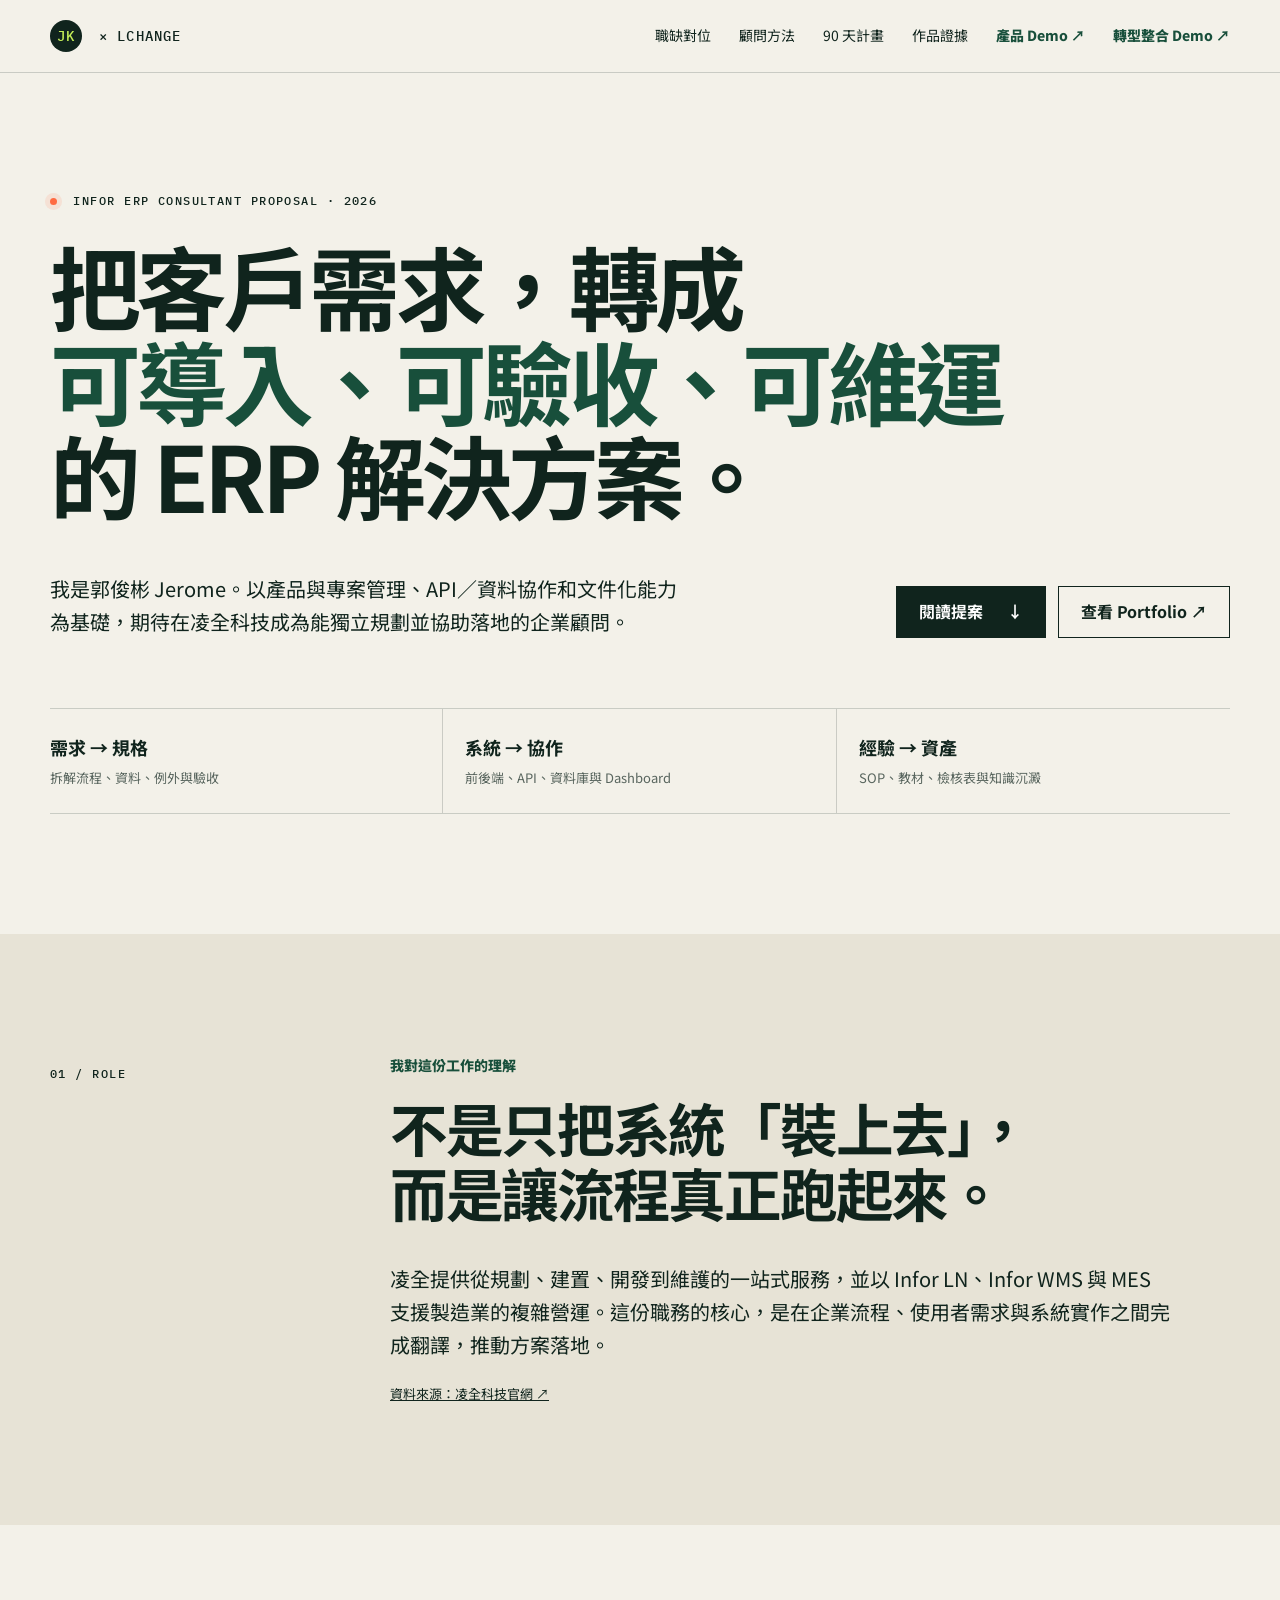
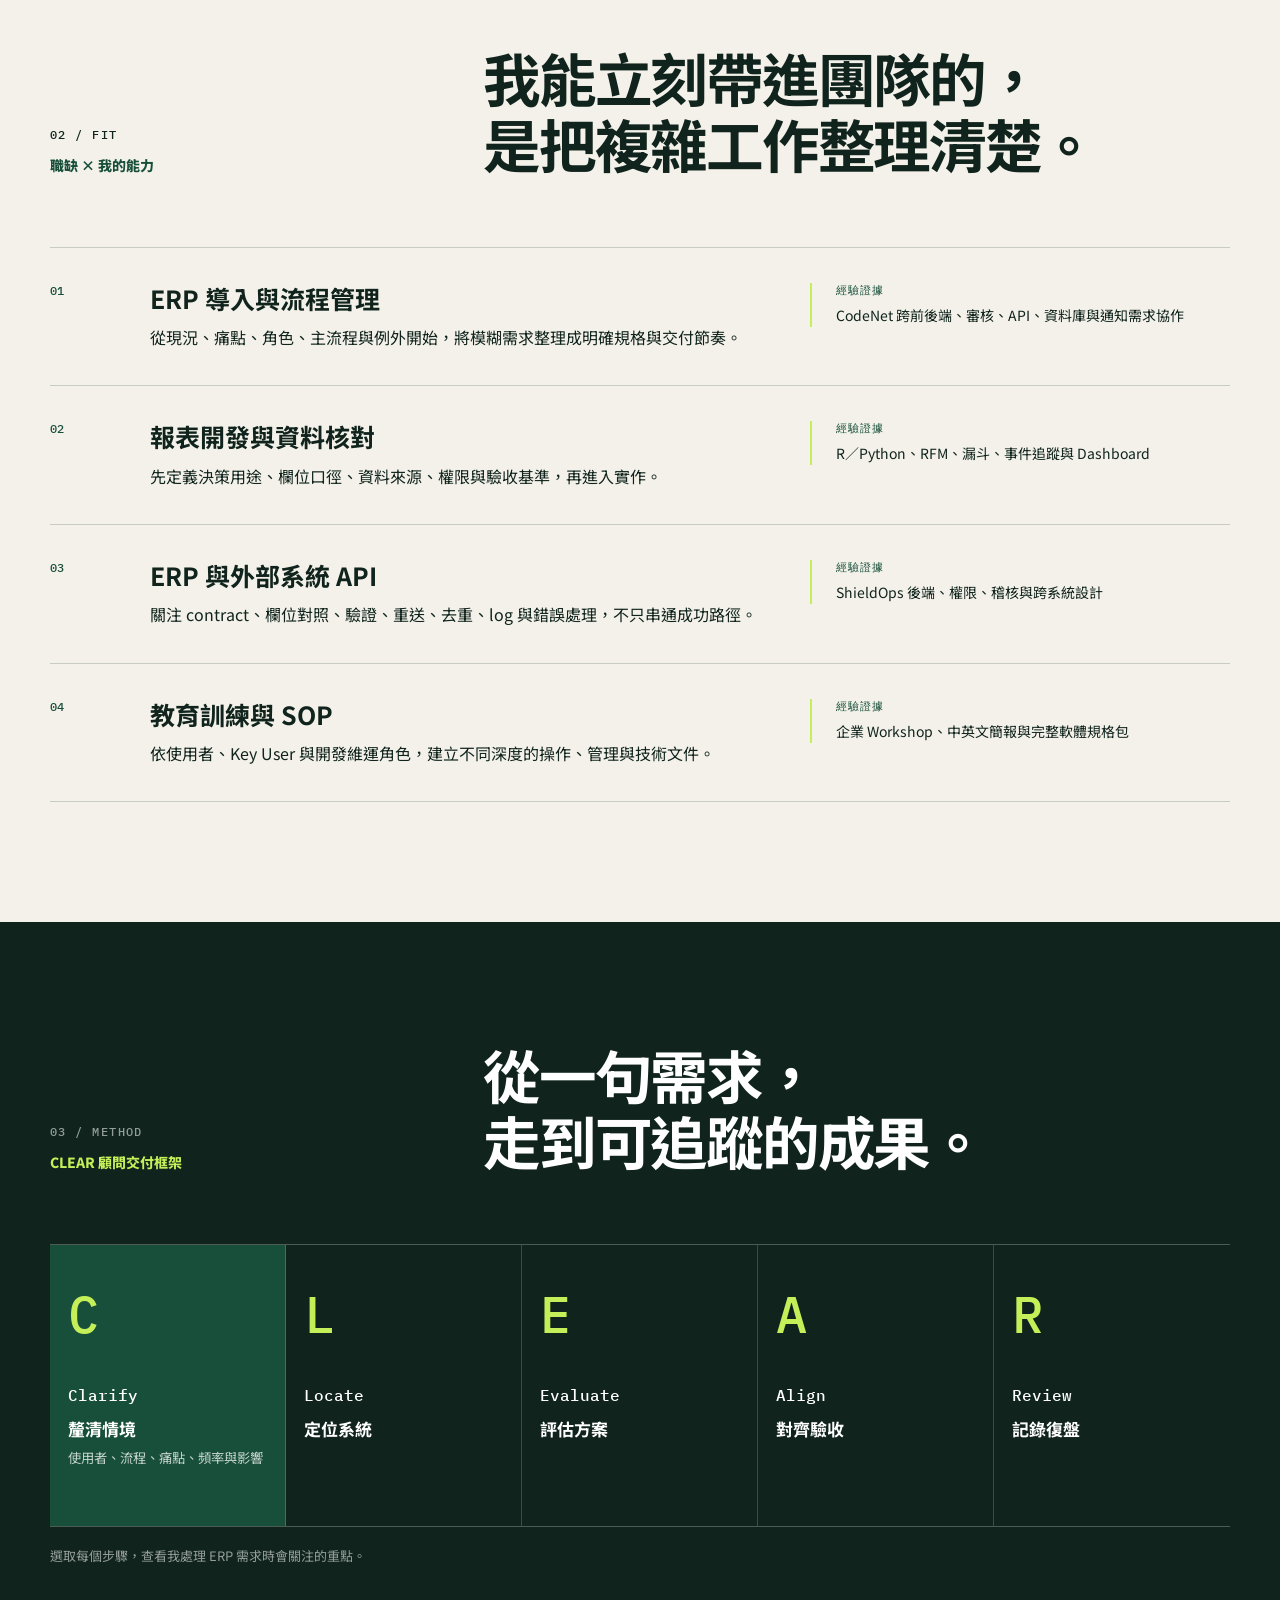
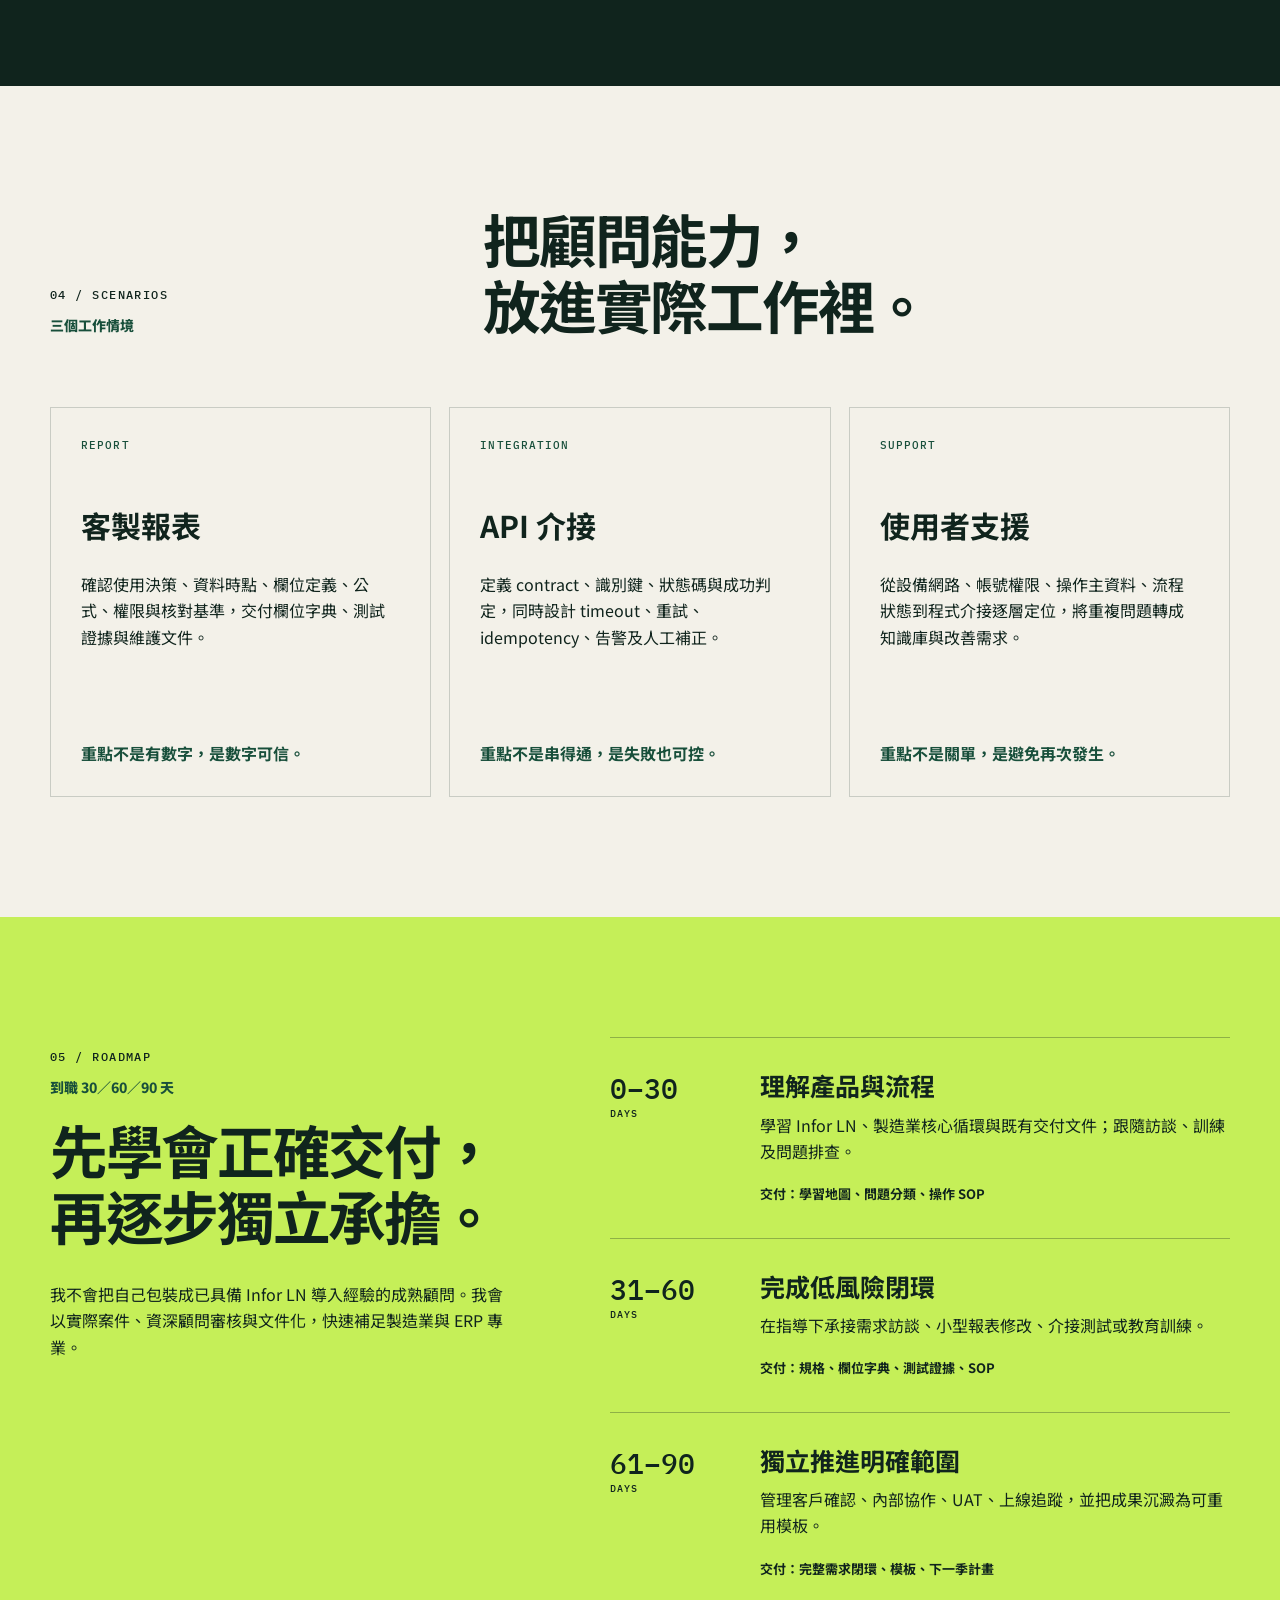
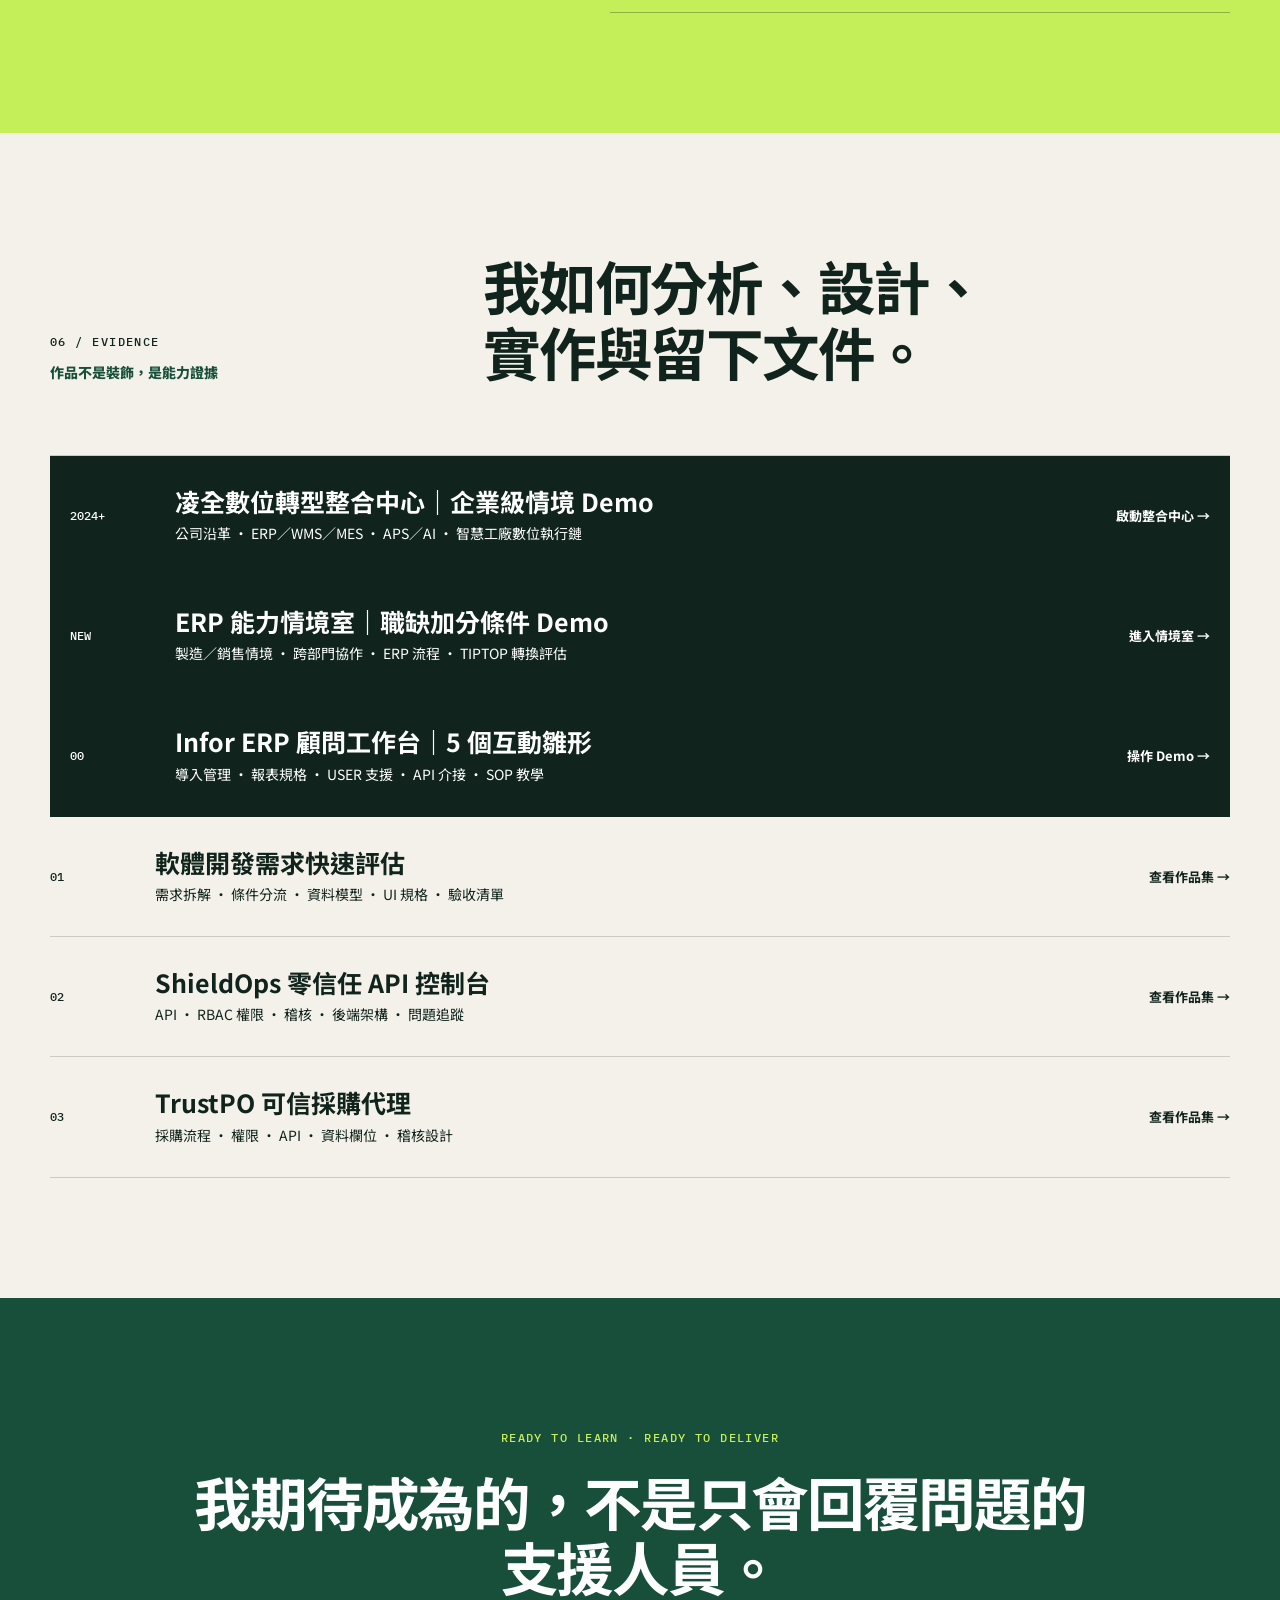
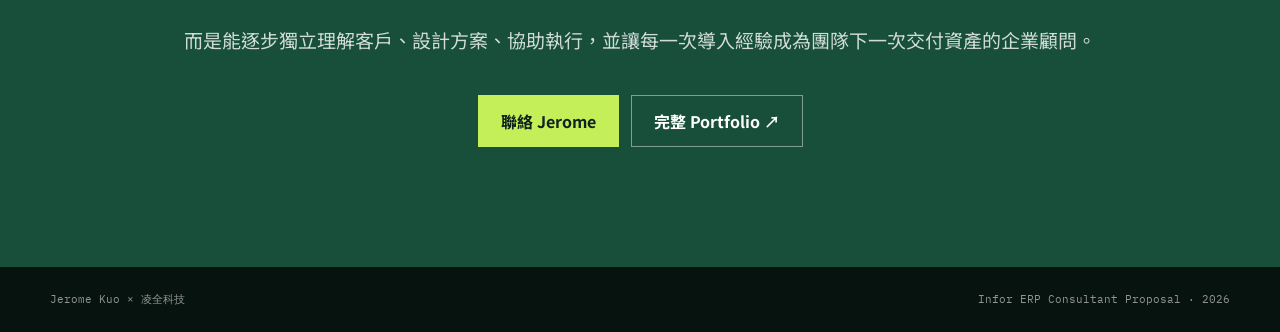
<file: index.html>
<!doctype html>
<html lang="zh-Hant">
<head>
  <meta charset="utf-8">
  <meta name="viewport" content="width=device-width, initial-scale=1">
  <meta name="description" content="Jerome Kuo 應徵凌全科技 Infor ERP 企業顧問的個人提案網站。">
  <meta name="theme-color" content="#07130f">
  <title>Jerome Kuo × 凌全科技｜Infor ERP 顧問提案</title>
  <link rel="preconnect" href="https://fonts.googleapis.com">
  <link rel="preconnect" href="https://fonts.gstatic.com" crossorigin>
  <link href="https://fonts.googleapis.com/css2?family=IBM+Plex+Mono:wght@400;500&family=Noto+Sans+TC:wght@400;500;600;700;800;900&display=swap" rel="stylesheet">
  <link rel="stylesheet" href="styles.css">
</head>
<body>
  <div class="progress" aria-hidden="true"><span id="progressBar"></span></div>
  <header class="nav-wrap">
    <nav class="nav container" aria-label="主要導覽">
      <a class="brand" href="#top" aria-label="回到頁首"><span>JK</span> × LCHANGE</a>
      <button class="menu-button" id="menuButton" aria-expanded="false" aria-controls="navLinks">選單</button>
      <div class="nav-links" id="navLinks">
        <a href="#fit">職缺對位</a>
        <a href="#method">顧問方法</a>
        <a href="#roadmap">90 天計畫</a>
        <a href="#work">作品證據</a>
        <a class="demo-nav" href="demos.html">產品 Demo ↗</a>
        <a class="demo-nav" href="transformation-demo.html">轉型整合 Demo ↗</a>
      </div>
    </nav>
  </header>

  <main id="top">
    <section class="hero container section">
      <div class="eyebrow"><span class="live-dot"></span> INFOR ERP CONSULTANT PROPOSAL · 2026</div>
      <h1>把客戶需求，轉成<br><em>可導入、可驗收、可維運</em><br>的 ERP 解決方案。</h1>
      <div class="hero-bottom">
        <p class="lead">我是郭俊彬 Jerome。以產品與專案管理、API／資料協作和文件化能力為基礎，期待在凌全科技成為能獨立規劃並協助落地的企業顧問。</p>
        <div class="hero-actions">
          <a class="button primary" href="#proposal">閱讀提案 <span>↓</span></a>
          <a class="button secondary" href="https://jjfishjj.github.io/jeromeresume/" target="_blank" rel="noreferrer">查看 Portfolio ↗</a>
        </div>
      </div>
      <div class="hero-stats" aria-label="能力摘要">
        <div><strong>需求 → 規格</strong><span>拆解流程、資料、例外與驗收</span></div>
        <div><strong>系統 → 協作</strong><span>前後端、API、資料庫與 Dashboard</span></div>
        <div><strong>經驗 → 資產</strong><span>SOP、教材、檢核表與知識沉澱</span></div>
      </div>
    </section>

    <section class="statement section" id="proposal">
      <div class="container statement-grid">
        <p class="section-no">01 / ROLE</p>
        <div>
          <p class="kicker">我對這份工作的理解</p>
          <h2>不是只把系統「裝上去」，<br>而是讓流程真正跑起來。</h2>
          <p class="body-large">凌全提供從規劃、建置、開發到維護的一站式服務，並以 Infor LN、Infor WMS 與 MES 支援製造業的複雜營運。這份職務的核心，是在企業流程、使用者需求與系統實作之間完成翻譯，推動方案落地。</p>
          <a class="text-link" href="https://www.lchange.tech/" target="_blank" rel="noreferrer">資料來源：凌全科技官網 ↗</a>
        </div>
      </div>
    </section>

    <section class="section container" id="fit">
      <div class="section-head">
        <div><p class="section-no">02 / FIT</p><p class="kicker">職缺 × 我的能力</p></div>
        <h2>我能立刻帶進團隊的，<br>是把複雜工作整理清楚。</h2>
      </div>
      <div class="fit-list">
        <article class="fit-row reveal">
          <span class="fit-index">01</span>
          <div><h3>ERP 導入與流程管理</h3><p>從現況、痛點、角色、主流程與例外開始，將模糊需求整理成明確規格與交付節奏。</p></div>
          <div class="evidence"><span>經驗證據</span>CodeNet 跨前後端、審核、API、資料庫與通知需求協作</div>
        </article>
        <article class="fit-row reveal">
          <span class="fit-index">02</span>
          <div><h3>報表開發與資料核對</h3><p>先定義決策用途、欄位口徑、資料來源、權限與驗收基準，再進入實作。</p></div>
          <div class="evidence"><span>經驗證據</span>R／Python、RFM、漏斗、事件追蹤與 Dashboard</div>
        </article>
        <article class="fit-row reveal">
          <span class="fit-index">03</span>
          <div><h3>ERP 與外部系統 API</h3><p>關注 contract、欄位對照、驗證、重送、去重、log 與錯誤處理，不只串通成功路徑。</p></div>
          <div class="evidence"><span>經驗證據</span>ShieldOps 後端、權限、稽核與跨系統設計</div>
        </article>
        <article class="fit-row reveal">
          <span class="fit-index">04</span>
          <div><h3>教育訓練與 SOP</h3><p>依使用者、Key User 與開發維運角色，建立不同深度的操作、管理與技術文件。</p></div>
          <div class="evidence"><span>經驗證據</span>企業 Workshop、中英文簡報與完整軟體規格包</div>
        </article>
      </div>
    </section>

    <section class="method section" id="method">
      <div class="container">
        <div class="section-head light">
          <div><p class="section-no">03 / METHOD</p><p class="kicker">CLEAR 顧問交付框架</p></div>
          <h2>從一句需求，<br>走到可追蹤的成果。</h2>
        </div>
        <div class="method-steps">
          <article class="method-step active" tabindex="0"><b>C</b><h3>Clarify</h3><p>釐清情境</p><small>使用者、流程、痛點、頻率與影響</small></article>
          <article class="method-step" tabindex="0"><b>L</b><h3>Locate</h3><p>定位系統</p><small>模組、主資料、交易與資料主責</small></article>
          <article class="method-step" tabindex="0"><b>E</b><h3>Evaluate</h3><p>評估方案</p><small>標準功能、設定、報表、介接或客製</small></article>
          <article class="method-step" tabindex="0"><b>A</b><h3>Align</h3><p>對齊驗收</p><small>欄位、規則、權限、測試與完成定義</small></article>
          <article class="method-step" tabindex="0"><b>R</b><h3>Review</h3><p>記錄復盤</p><small>SIT／UAT、上線、SOP 與模板沉澱</small></article>
        </div>
        <p class="method-note">選取每個步驟，查看我處理 ERP 需求時會關注的重點。</p>
      </div>
    </section>

    <section class="section container" id="scenario">
      <div class="section-head">
        <div><p class="section-no">04 / SCENARIOS</p><p class="kicker">三個工作情境</p></div>
        <h2>把顧問能力，<br>放進實際工作裡。</h2>
      </div>
      <div class="scenario-grid">
        <article class="scenario reveal"><span>REPORT</span><h3>客製報表</h3><p>確認使用決策、資料時點、欄位定義、公式、權限與核對基準，交付欄位字典、測試證據與維護文件。</p><strong>重點不是有數字，是數字可信。</strong></article>
        <article class="scenario reveal"><span>INTEGRATION</span><h3>API 介接</h3><p>定義 contract、識別鍵、狀態碼與成功判定，同時設計 timeout、重試、idempotency、告警及人工補正。</p><strong>重點不是串得通，是失敗也可控。</strong></article>
        <article class="scenario reveal"><span>SUPPORT</span><h3>使用者支援</h3><p>從設備網路、帳號權限、操作主資料、流程狀態到程式介接逐層定位，將重複問題轉成知識庫與改善需求。</p><strong>重點不是關單，是避免再次發生。</strong></article>
      </div>
    </section>

    <section class="roadmap section" id="roadmap">
      <div class="container roadmap-grid">
        <div class="roadmap-intro"><p class="section-no">05 / ROADMAP</p><p class="kicker">到職 30／60／90 天</p><h2>先學會正確交付，<br>再逐步獨立承擔。</h2><p>我不會把自己包裝成已具備 Infor LN 導入經驗的成熟顧問。我會以實際案件、資深顧問審核與文件化，快速補足製造業與 ERP 專業。</p></div>
        <div class="timeline">
          <article class="timeline-item reveal"><div class="day">0–30<small>DAYS</small></div><div><h3>理解產品與流程</h3><p>學習 Infor LN、製造業核心循環與既有交付文件；跟隨訪談、訓練及問題排查。</p><span>交付：學習地圖、問題分類、操作 SOP</span></div></article>
          <article class="timeline-item reveal"><div class="day">31–60<small>DAYS</small></div><div><h3>完成低風險閉環</h3><p>在指導下承接需求訪談、小型報表修改、介接測試或教育訓練。</p><span>交付：規格、欄位字典、測試證據、SOP</span></div></article>
          <article class="timeline-item reveal"><div class="day">61–90<small>DAYS</small></div><div><h3>獨立推進明確範圍</h3><p>管理客戶確認、內部協作、UAT、上線追蹤，並把成果沉澱為可重用模板。</p><span>交付：完整需求閉環、模板、下一季計畫</span></div></article>
        </div>
      </div>
    </section>

    <section class="section container" id="work">
      <div class="section-head">
        <div><p class="section-no">06 / EVIDENCE</p><p class="kicker">作品不是裝飾，是能力證據</p></div>
        <h2>我如何分析、設計、<br>實作與留下文件。</h2>
      </div>
      <div class="work-list">
        <a class="work-item featured" href="transformation-demo.html"><span>2024+</span><div><h3>凌全數位轉型整合中心｜企業級情境 Demo</h3><p>公司沿革 · ERP／WMS／MES · APS／AI · 智慧工廠數位執行鏈</p></div><b>啟動整合中心 →</b></a>
        <a class="work-item featured" href="fit-demos.html"><span>NEW</span><div><h3>ERP 能力情境室｜職缺加分條件 Demo</h3><p>製造／銷售情境 · 跨部門協作 · ERP 流程 · TIPTOP 轉換評估</p></div><b>進入情境室 →</b></a>
        <a class="work-item featured" href="demos.html"><span>00</span><div><h3>Infor ERP 顧問工作台｜5 個互動雛形</h3><p>導入管理 · 報表規格 · USER 支援 · API 介接 · SOP 教學</p></div><b>操作 Demo →</b></a>
        <a class="work-item" href="https://jjfishjj.github.io/jeromeresume/" target="_blank" rel="noreferrer"><span>01</span><div><h3>軟體開發需求快速評估</h3><p>需求拆解 · 條件分流 · 資料模型 · UI 規格 · 驗收清單</p></div><b>查看作品集 →</b></a>
        <a class="work-item" href="https://jjfishjj.github.io/jeromeresume/" target="_blank" rel="noreferrer"><span>02</span><div><h3>ShieldOps 零信任 API 控制台</h3><p>API · RBAC 權限 · 稽核 · 後端架構 · 問題追蹤</p></div><b>查看作品集 →</b></a>
        <a class="work-item" href="https://jjfishjj.github.io/jeromeresume/" target="_blank" rel="noreferrer"><span>03</span><div><h3>TrustPO 可信採購代理</h3><p>採購流程 · 權限 · API · 資料欄位 · 稽核設計</p></div><b>查看作品集 →</b></a>
      </div>
    </section>

    <section class="closing section">
      <div class="container">
        <p class="eyebrow">READY TO LEARN · READY TO DELIVER</p>
        <h2>我期待成為的，不是只會回覆問題的支援人員。</h2>
        <p>而是能逐步獨立理解客戶、設計方案、協助執行，並讓每一次導入經驗成為團隊下一次交付資產的企業顧問。</p>
        <div class="closing-actions"><a class="button primary" href="https://tw.linkedin.com/in/kuo-jun-bin-%EC%A4%80%EB%B9%88-jerome-0a224490" target="_blank" rel="noreferrer">聯絡 Jerome</a><a class="button ghost" href="https://jjfishjj.github.io/jeromeresume/" target="_blank" rel="noreferrer">完整 Portfolio ↗</a></div>
      </div>
    </section>
  </main>

  <footer><div class="container"><span>Jerome Kuo × 凌全科技</span><span>Infor ERP Consultant Proposal · 2026</span></div></footer>
  <script src="script.js"></script>
</body>
</html>
</file>
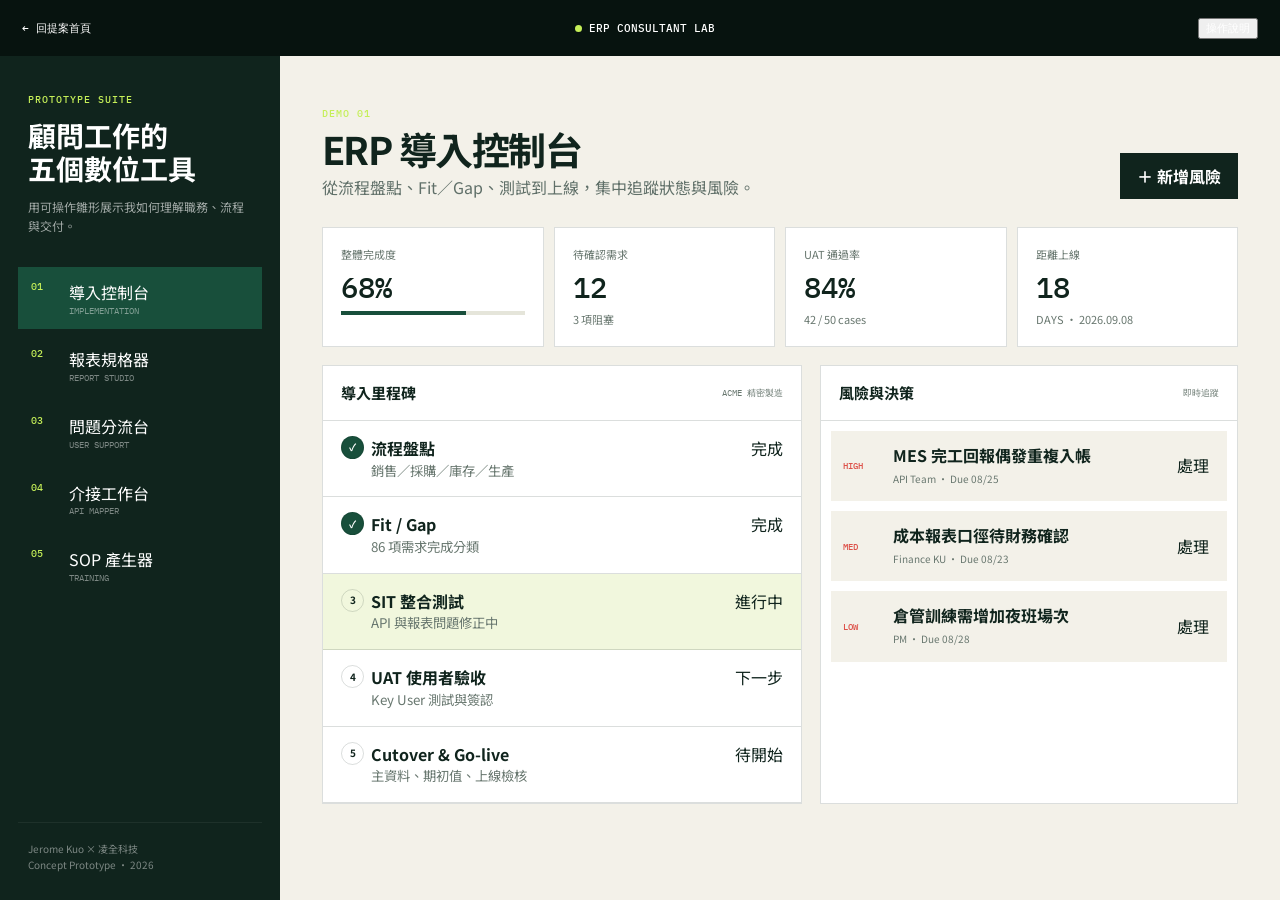
<file: demos.html>
<!doctype html><html lang="zh-Hant"><head><meta charset="utf-8"><meta name="viewport" content="width=device-width,initial-scale=1"><title>ERP Consultant Lab｜Jerome Kuo</title><link rel="preconnect" href="https://fonts.googleapis.com"><link rel="preconnect" href="https://fonts.gstatic.com" crossorigin><link href="https://fonts.googleapis.com/css2?family=IBM+Plex+Mono:wght@400;500&family=Noto+Sans+TC:wght@400;500;700;900&display=swap" rel="stylesheet"><style>
:root{--i:#10241d;--d:#07130f;--p:#f3f1e9;--g:#184f3b;--l:#c5ef58;--o:#ff6b42;--r:#dd5149;--line:rgba(16,36,29,.15)}*{box-sizing:border-box}body{margin:0;background:var(--p);color:var(--i);font-family:"Noto Sans TC",sans-serif;line-height:1.55}button,input,select,textarea{font:inherit;color:inherit}button{cursor:pointer}header{height:56px;padding:0 22px;background:var(--d);color:white;display:flex;justify-content:space-between;align-items:center;font:500 11px "IBM Plex Mono"}header a{color:white;text-decoration:none}.dot{display:inline-block;width:7px;height:7px;background:var(--l);border-radius:50%;margin-right:7px}main{display:grid;grid-template-columns:280px 1fr;min-height:calc(100vh - 56px)}aside{background:var(--i);color:white;padding:28px 18px;display:flex;flex-direction:column}aside>div{padding:0 10px 20px}aside label,.head label{font:500 10px "IBM Plex Mono";letter-spacing:.1em;color:var(--l)}h1{font-size:28px;line-height:1.2;margin:10px 0}aside p{font-size:12px;opacity:.6}nav{display:grid;gap:5px}nav button{border:0;background:transparent;color:white;text-align:left;padding:13px;display:grid;grid-template-columns:30px 1fr;gap:8px}nav button:hover,nav button.active{background:var(--g)}nav b{font:500 10px "IBM Plex Mono";color:var(--l)}nav small{display:block;font:400 9px "IBM Plex Mono";opacity:.45}aside footer{margin-top:auto;padding:18px 10px 0;border-top:1px solid #ffffff22;font-size:10px;opacity:.45}.workspace{padding:42px;min-width:0}.panel{display:none}.panel.active{display:block}.head{display:flex;align-items:end;justify-content:space-between;gap:25px;margin-bottom:28px}.head h2{font-size:38px;line-height:1.1;letter-spacing:-.04em;margin:5px 0}.head p{margin:0;color:#607069}.primary{border:0;background:var(--i);color:white;padding:11px 17px;font-weight:700}.primary:hover{background:var(--g)}.metrics{display:grid;grid-template-columns:repeat(4,1fr);gap:10px;margin-bottom:18px}.card,.metrics article{background:white;border:1px solid var(--line)}.metrics article{padding:18px}.metrics span,.metrics small{display:block;font-size:11px;color:#68776f}.metrics strong{display:block;font:500 29px "IBM Plex Mono";margin:5px 0}.metrics i{display:block;height:4px;background:#e5e5da}.metrics em{display:block;height:100%;background:var(--g)}.grid2{display:grid;grid-template-columns:1.15fr 1fr;gap:18px}.title{padding:15px 18px;border-bottom:1px solid var(--line);display:flex;justify-content:space-between;align-items:center}.title h3{font-size:15px;margin:0}.title span{font:400 9px "IBM Plex Mono";color:#68776f}.steps button{width:100%;border:0;border-bottom:1px solid var(--line);background:white;padding:15px 18px;display:grid;grid-template-columns:30px 1fr auto;text-align:left}.steps button b{width:23px;height:23px;border:1px solid var(--line);border-radius:50%;display:grid;place-items:center;font-size:10px}.steps button span{font-weight:700}.steps button small{display:block;font-weight:400;color:#68776f}.steps .done b{background:var(--g);color:white}.steps .now{background:#f1f7dd}.risk{margin:10px;padding:12px;background:var(--p);display:grid;grid-template-columns:42px 1fr auto;align-items:center;gap:8px}.risk>b{font:500 9px "IBM Plex Mono";color:var(--r)}.risk p{font-size:10px;margin:3px 0;color:#68776f}.risk button{border:0;background:transparent}.risk.resolved{opacity:.3;text-decoration:line-through}.form{padding:20px}.form label{display:block;font-size:11px;font-weight:700;margin-bottom:14px}.form input:not([type=checkbox]),.form select,.form textarea,.search{display:block;width:100%;margin-top:5px;padding:9px;border:1px solid var(--line);background:var(--p)}.checks{border-top:1px solid var(--line);padding-top:12px}.checks label{font-weight:400;margin:7px 0}table{width:100%;border-collapse:collapse;font-size:11px}th,td{text-align:left;padding:12px;border-bottom:1px solid var(--line)}th{font-size:9px;color:#68776f}.tag{font-size:9px;padding:3px 5px;background:#e2f0d9;color:var(--g)}.ticket{width:100%;border:0;border-bottom:1px solid var(--line);background:white;padding:14px;display:grid;grid-template-columns:35px 1fr;text-align:left}.ticket:hover,.ticket.active{background:#f1f7dd}.ticket>span{background:var(--r);color:white;width:27px;padding:4px;font:500 8px "IBM Plex Mono"}.ticket small{display:block;color:#68776f}.diagnosis{padding:20px}.diagnosis>span{font:500 10px "IBM Plex Mono";color:var(--g)}.flow{display:grid;grid-template-columns:repeat(4,1fr);border-top:1px solid var(--line);border-bottom:1px solid var(--line)}.flow div{padding:13px;border-right:1px solid var(--line);font-size:11px;font-weight:700}.flow small{display:block;color:#68776f;font-weight:400}.suggest{margin:18px;padding:17px;background:var(--i);color:white}.suggest label{font:500 9px "IBM Plex Mono";color:var(--l)}.suggest strong{display:block;margin:8px 0}.api-flow{display:grid;grid-template-columns:1fr 45px 1.2fr 45px 1fr;align-items:center;text-align:center;margin-bottom:18px}.api-flow div{padding:17px;background:white;border:1px solid var(--line)}.api-flow .gateway{background:var(--i);color:white}.api-flow span,.map b{display:block;font:400 8px "IBM Plex Mono";color:var(--g)}.api-flow small{display:block;opacity:.55}.map{padding:13px 17px;border-bottom:1px solid var(--line);display:grid;grid-template-columns:1fr 25px 1fr;gap:6px}.map code{font-size:10px;background:var(--p);padding:5px}.map b{grid-column:3;color:#68776f}.payload pre{margin:0;padding:20px;background:#101713;color:#d7f5ad;min-height:175px;white-space:pre-wrap}.result{margin:13px;padding:12px;border-left:4px solid #888;font-size:12px}.result.ok{background:#e2f0d9;border-color:var(--g)}.result.bad{background:#ffe4df;border-color:var(--r)}.doc{padding:26px}.doc-head{display:flex;justify-content:space-between;border-bottom:2px solid var(--i);padding-bottom:10px;font:500 9px "IBM Plex Mono"}.doc h3{font-size:25px}.learn,.quiz{padding:13px;background:#f1f7dd}.learn label,.quiz label{font:500 9px "IBM Plex Mono";color:var(--g)}.doc ol{list-style:none;padding:0;counter-reset:s}.doc li{counter-increment:s;padding:12px 0 12px 35px;border-bottom:1px solid var(--line);position:relative}.doc li:before{content:counter(s);position:absolute;left:3px;font:500 17px "IBM Plex Mono";color:var(--g)}.doc li span{display:block;font-size:11px;color:#68776f}.toast{position:fixed;bottom:25px;right:25px;padding:13px 18px;background:var(--i);color:white;transform:translateY(80px);opacity:0;transition:.2s}.toast.show{transform:none;opacity:1}@media(max-width:900px){main{grid-template-columns:1fr}aside{padding:15px}aside>div,aside footer{display:none}nav{display:flex;overflow:auto}nav button{min-width:125px}.workspace{padding:25px}.metrics{grid-template-columns:1fr 1fr}.grid2{grid-template-columns:1fr}}@media(max-width:600px){header span{display:none}.workspace{padding:20px 12px}.head{display:block}.head h2{font-size:31px}.head .primary{margin-top:15px}.api-flow{grid-template-columns:1fr}.api-flow>i{transform:rotate(90deg)}.flow{grid-template-columns:1fr 1fr}.metrics{grid-template-columns:1fr 1fr}.doc-head{display:grid;gap:5px}}
</style></head><body><header><a href="index.html">← 回提案首頁</a><span><i class="dot"></i>ERP CONSULTANT LAB</span><button onclick="alert('左側切換五個 Demo。每個畫面皆可點擊操作；所有公司與資料皆為合成範例。')">操作說明</button></header><main><aside><div><label>PROTOTYPE SUITE</label><h1>顧問工作的<br>五個數位工具</h1><p>用可操作雛形展示我如何理解職務、流程與交付。</p></div><nav>
<button class="active" data-id="impl"><b>01</b><span>導入控制台<small>IMPLEMENTATION</small></span></button><button data-id="report"><b>02</b><span>報表規格器<small>REPORT STUDIO</small></span></button><button data-id="support"><b>03</b><span>問題分流台<small>USER SUPPORT</small></span></button><button data-id="api"><b>04</b><span>介接工作台<small>API MAPPER</small></span></button><button data-id="sop"><b>05</b><span>SOP 產生器<small>TRAINING</small></span></button></nav><footer>Jerome Kuo × 凌全科技<br>Concept Prototype · 2026</footer></aside><section class="workspace">
<div class="panel active" id="impl"><div class="head"><div><label>DEMO 01</label><h2>ERP 導入控制台</h2><p>從流程盤點、Fit／Gap、測試到上線，集中追蹤狀態與風險。</p></div><button class="primary" id="addRisk">＋ 新增風險</button></div><div class="metrics"><article><span>整體完成度</span><strong>68%</strong><i><em style="width:68%"></em></i></article><article><span>待確認需求</span><strong id="pending">12</strong><small>3 項阻塞</small></article><article><span>UAT 通過率</span><strong>84%</strong><small>42 / 50 cases</small></article><article><span>距離上線</span><strong>18</strong><small>DAYS · 2026.09.08</small></article></div><div class="grid2"><div class="card"><div class="title"><h3>導入里程碑</h3><span>ACME 精密製造</span></div><div class="steps"><button class="done"><b>✓</b><span>流程盤點<small>銷售／採購／庫存／生產</small></span>完成</button><button class="done"><b>✓</b><span>Fit / Gap<small>86 項需求完成分類</small></span>完成</button><button class="now"><b>3</b><span>SIT 整合測試<small>API 與報表問題修正中</small></span>進行中</button><button><b>4</b><span>UAT 使用者驗收<small>Key User 測試與簽認</small></span>下一步</button><button><b>5</b><span>Cutover & Go-live<small>主資料、期初值、上線檢核</small></span>待開始</button></div></div><div class="card"><div class="title"><h3>風險與決策</h3><span>即時追蹤</span></div><div id="risks"><article class="risk"><b>HIGH</b><div><strong>MES 完工回報偶發重複入帳</strong><p>API Team · Due 08/25</p></div><button>處理</button></article><article class="risk"><b>MED</b><div><strong>成本報表口徑待財務確認</strong><p>Finance KU · Due 08/23</p></div><button>處理</button></article><article class="risk"><b>LOW</b><div><strong>倉管訓練需增加夜班場次</strong><p>PM · Due 08/28</p></div><button>處理</button></article></div></div></div></div>
<div class="panel" id="report"><div class="head"><div><label>DEMO 02</label><h2>客製報表規格器</h2><p>在開發前對齊決策用途、欄位口徑、資料來源與驗收條件。</p></div><button class="primary" id="makeSpec">產生規格摘要</button></div><div class="grid2"><form class="card form"><label>報表名稱<input value="生產工單進度與缺料分析"></label><label>使用者<select><option>生產管理</option><option>採購</option><option>財務</option></select></label><label>決策用途<textarea rows="4">掌握逾期工單、預計完工日與關鍵缺料，安排生產及催料優先序。</textarea></label><div class="checks"><b>必要驗收條件</b><label><input type="checkbox" checked> 與標準交易畫面核對</label><label><input type="checkbox" checked> 依角色限制成本欄位</label><label><input type="checkbox" checked> 大量資料效能測試</label><label><input type="checkbox"> 排程 Email 寄送</label></div></form><div class="card"><div class="title"><h3>欄位字典</h3><button id="addField">＋ 新增</button></div><table><thead><tr><th>欄位</th><th>來源</th><th>定義</th><th>型態</th></tr></thead><tbody id="fields"><tr><td>工單號碼</td><td>LN Production Order</td><td>唯一識別鍵</td><td><span class="tag">必填</span></td></tr><tr><td>預計完工日</td><td>LN Planned Date</td><td>工廠時區</td><td><span class="tag">日期</span></td></tr><tr><td>缺料狀態</td><td>MRP + Inventory</td><td>需求量 − 可用庫存</td><td><span class="tag">計算</span></td></tr><tr><td>逾期天數</td><td>Calculated</td><td>今日 − 預計完工日</td><td><span class="tag">計算</span></td></tr></tbody></table></div></div></div>
<div class="panel" id="support"><div class="head"><div><label>DEMO 03</label><h2>USER 問題分流台</h2><p>快速判斷硬體、網路、權限、操作、主資料、流程或程式問題。</p></div></div><div class="grid2"><div class="card"><div class="title"><h3>服務單</h3><span>SLA HEALTH 92%</span></div><div style="padding:10px"><input class="search" id="search" placeholder="搜尋單號或問題…"></div><div id="tickets"><button class="ticket active" data-cat="權限" data-text="採購人員開啟供應商主檔顯示無權限，昨日剛調整部門。"><span>P1</span><b>#INC-1048 無法開啟供應商主檔<small>Amy · 採購部 · 8 分鐘前</small></b></button><button class="ticket" data-cat="介接" data-text="MES 顯示完工，但 ERP 工單仍為 Released。"><span>P1</span><b>#INC-1047 MES 完工未回 ERP<small>產線 A · 22 分鐘前</small></b></button><button class="ticket" data-cat="硬體" data-text="倉庫條碼掃描器連續斷線，其他電腦正常。"><span>P2</span><b>#INC-1046 條碼掃描器斷線<small>Jason · 倉儲 · 41 分鐘前</small></b></button><button class="ticket" data-cat="操作" data-text="月結報表與畫面差 2 筆退貨資料。"><span>P2</span><b>#INC-1045 月結報表不一致<small>Finance KU · 1 小時前</small></b></button></div></div><div class="card"><div class="title"><h3>診斷工作區</h3><span id="ticketId">#INC-1048</span></div><div class="diagnosis"><span id="cat">初步分類：權限</span><p id="detail">採購人員開啟供應商主檔顯示無權限，昨日剛調整部門。</p></div><div class="flow"><div>1 影響範圍<small>單一使用者</small></div><div>2 帳號／角色<small>疑似繼承異常</small></div><div>3 重現問題<small>待測試</small></div><div>4 解法驗證<small>待完成</small></div></div><div class="suggest"><label>建議下一步</label><strong id="suggestion">比對同職務使用者的角色及公司別權限，確認部門異動是否中斷角色繼承。</strong></div></div></div></div>
<div class="panel" id="api"><div class="head"><div><label>DEMO 04</label><h2>ERP API 介接工作台</h2><p>以欄位對照與錯誤模擬，確保介接成功可驗證、失敗可追查。</p></div><button class="primary" id="run">▶ 執行測試</button></div><div class="api-flow"><div><span>SOURCE</span><strong>MES</strong><small>/production-completion</small></div><i>→</i><div class="gateway"><span>VALIDATE</span><strong>Integration Gateway</strong><small>Schema · Idempotency</small></div><i>→</i><div><span>TARGET</span><strong>Infor LN</strong><small>Order Completion</small></div></div><div class="grid2"><div class="card"><div class="title"><h3>欄位 Mapping</h3><span>v1.3</span></div><div class="map"><code>work_order_no</code>→<code>production_order</code><b>STRING · REQUIRED</b></div><div class="map"><code>completed_qty</code>→<code>delivered_quantity</code><b>DECIMAL · &gt; 0</b></div><div class="map"><code>completed_at</code>→<code>completion_datetime</code><b>ISO 8601 · UTC+8</b></div><div class="map"><code>request_id</code>→<code>external_reference</code><b>UNIQUE · IDEMPOTENT</b></div></div><div class="card payload"><div class="title"><h3>測試 Payload</h3><button id="break">製造錯誤</button></div><pre id="json">{
  "work_order_no": "MO-2026-08192",
  "completed_qty": 120,
  "completed_at": "2026-08-21T14:30:00+08:00",
  "request_id": "MES-88219"
}</pre><div class="result" id="result">READY · 等待測試</div></div></div></div>
<div class="panel" id="sop"><div class="head"><div><label>DEMO 05</label><h2>SOP／教育訓練產生器</h2><p>依工作情境與使用者角色，產生可操作、可驗收的教材骨架。</p></div><button class="primary" id="build">重新產生</button></div><div class="grid2"><form class="card form"><label>課程主題<select id="topic"><option>採購單建立與審核</option><option>生產工單完工回報</option><option>庫存調撥與盤點</option><option>月結報表執行</option></select></label><label>學員角色<select id="role"><option>一般使用者</option><option>Key User</option><option>系統管理員</option></select></label><div class="checks"><b>文件應包含</b><label><input type="checkbox" checked> 前置條件與權限</label><label><input type="checkbox" checked> 正常操作流程</label><label><input type="checkbox" checked> 常見錯誤與排除</label><label><input type="checkbox" checked> 實作練習與驗收</label></div></form><div class="card doc"><div class="doc-head"><span>STANDARD OPERATING PROCEDURE</span><span>DOC-ERP-001 · v1.0</span></div><h3 id="docTitle">採購單建立與審核｜一般使用者</h3><div class="learn"><label>完成本課程後，學員能夠</label><p id="learn">正確建立採購單、送出審核，並完成基本錯誤排除。</p></div><ol id="docSteps"><li><b>確認前置資料</b><span>供應商、料號、公司別與權限</span></li><li><b>建立採購單</b><span>數量、價格、交期與地址</span></li><li><b>檢查與送審</b><span>金額、幣別、稅別與流程</span></li><li><b>處理退回</b><span>閱讀原因、修改並保留紀錄</span></li></ol><div class="quiz"><label>驗收題</label><p>請建立一張測試單，並說明送審失敗時先檢查哪三項資料。</p></div></div></div></div>
</section></main><div class="toast" id="toast"></div><script>
const $$=s=>document.querySelectorAll(s),$=s=>document.querySelector(s);$$('nav button').forEach(b=>b.onclick=()=>{$$('nav button,.panel').forEach(x=>x.classList.remove('active'));b.classList.add('active');$('#'+b.dataset.id).classList.add('active')});function bindRisk(b){b.onclick=()=>{b.parentElement.classList.toggle('resolved');b.textContent=b.parentElement.classList.contains('resolved')?'已處理':'處理'}}$$('.risk button').forEach(bindRisk);$('#addRisk').onclick=()=>{let a=document.createElement('article');a.className='risk';a.innerHTML='<b>MED</b><div><strong>新增風險：主資料待確認</strong><p>Consultant · Due 08/29</p></div><button>處理</button>';$('#risks').prepend(a);bindRisk(a.querySelector('button'));$('#pending').textContent='13'};$('#addField').onclick=()=>{let r=document.createElement('tr');r.innerHTML='<td contenteditable>新欄位</td><td contenteditable>資料來源</td><td contenteditable>輸入定義</td><td><span class="tag">待確認</span></td>';$('#fields').append(r)};function toast(t){$('#toast').textContent=t;$('#toast').classList.add('show');setTimeout(()=>$('#toast').classList.remove('show'),2200)}$('#makeSpec').onclick=()=>toast(`已產生規格：${$$('#fields tr').length} 個欄位、3 項驗收條件。`);let sug={權限:'比對同職務使用者的角色及公司別權限，確認部門異動是否中斷角色繼承。',介接:'以工單號與 request ID 查詢 Gateway log，確認 MES 送出、驗證與 LN 回傳結果。',硬體:'更換 USB 埠與測試機交叉驗證，確認掃描器、驅動或單機網路問題。',操作:'以相同條件抽查退貨單狀態、日期與資料時點，確認數字口徑。'};$$('.ticket').forEach(t=>t.onclick=()=>{$$('.ticket').forEach(x=>x.classList.remove('active'));t.classList.add('active');$('#ticketId').textContent=t.querySelector('b').childNodes[0].textContent.split(' ')[0];$('#cat').textContent='初步分類：'+t.dataset.cat;$('#detail').textContent=t.dataset.text;$('#suggestion').textContent=sug[t.dataset.cat]});$('#search').oninput=e=>$$('.ticket').forEach(t=>t.hidden=!t.textContent.toLowerCase().includes(e.target.value.toLowerCase()));let broken=false;$('#break').onclick=()=>{broken=!broken;$('#break').textContent=broken?'恢復正確資料':'製造錯誤';$('#json').textContent=broken?'{\n  "work_order_no": "MO-2026-08192",\n  "completed_qty": -20,\n  "request_id": "MES-88219"\n}':'{\n  "work_order_no": "MO-2026-08192",\n  "completed_qty": 120,\n  "completed_at": "2026-08-21T14:30:00+08:00",\n  "request_id": "MES-88219"\n}'};$('#run').onclick=()=>{let r=$('#result');r.className='result';r.textContent='RUNNING · Schema 驗證中…';setTimeout(()=>{r.classList.add(broken?'bad':'ok');r.textContent=broken?'FAILED 422 · 數量需大於 0；completed_at 必填':'SUCCESS 200 · LN 已入帳，reference MES-88219'},650)};let sop={'採購單建立與審核':['正確建立採購單、送出審核，並完成基本錯誤排除。',['確認前置資料','建立採購單','檢查與送審','處理退回']],'生產工單完工回報':['正確回報完工數量、批號與工時，並確認過帳結果。',['核對工單狀態','輸入完工資訊','送出與驗證','處理介接失敗']],'庫存調撥與盤點':['完成調撥與盤點差異處理，確保帳實一致。',['確認倉別權限','建立調撥單','執行盤點','處理差異']],'月結報表執行':['依時程完成報表執行、數字核對與異常回報。',['確認期間狀態','執行批次','核對關鍵數字','記錄與簽認']]};function build(){let t=$('#topic').value,r=$('#role').value,d=sop[t];$('#docTitle').textContent=t+'｜'+r;$('#learn').textContent=d[0];$('#docSteps').innerHTML=d[1].map((x,i)=>`<li><b>${x}</b><span>${r}操作重點與第 ${i+1} 步驗收條件</span></li>`).join('')}$('#build').onclick=build;$('#topic').onchange=build;$('#role').onchange=build;
</script></body></html>
</file>
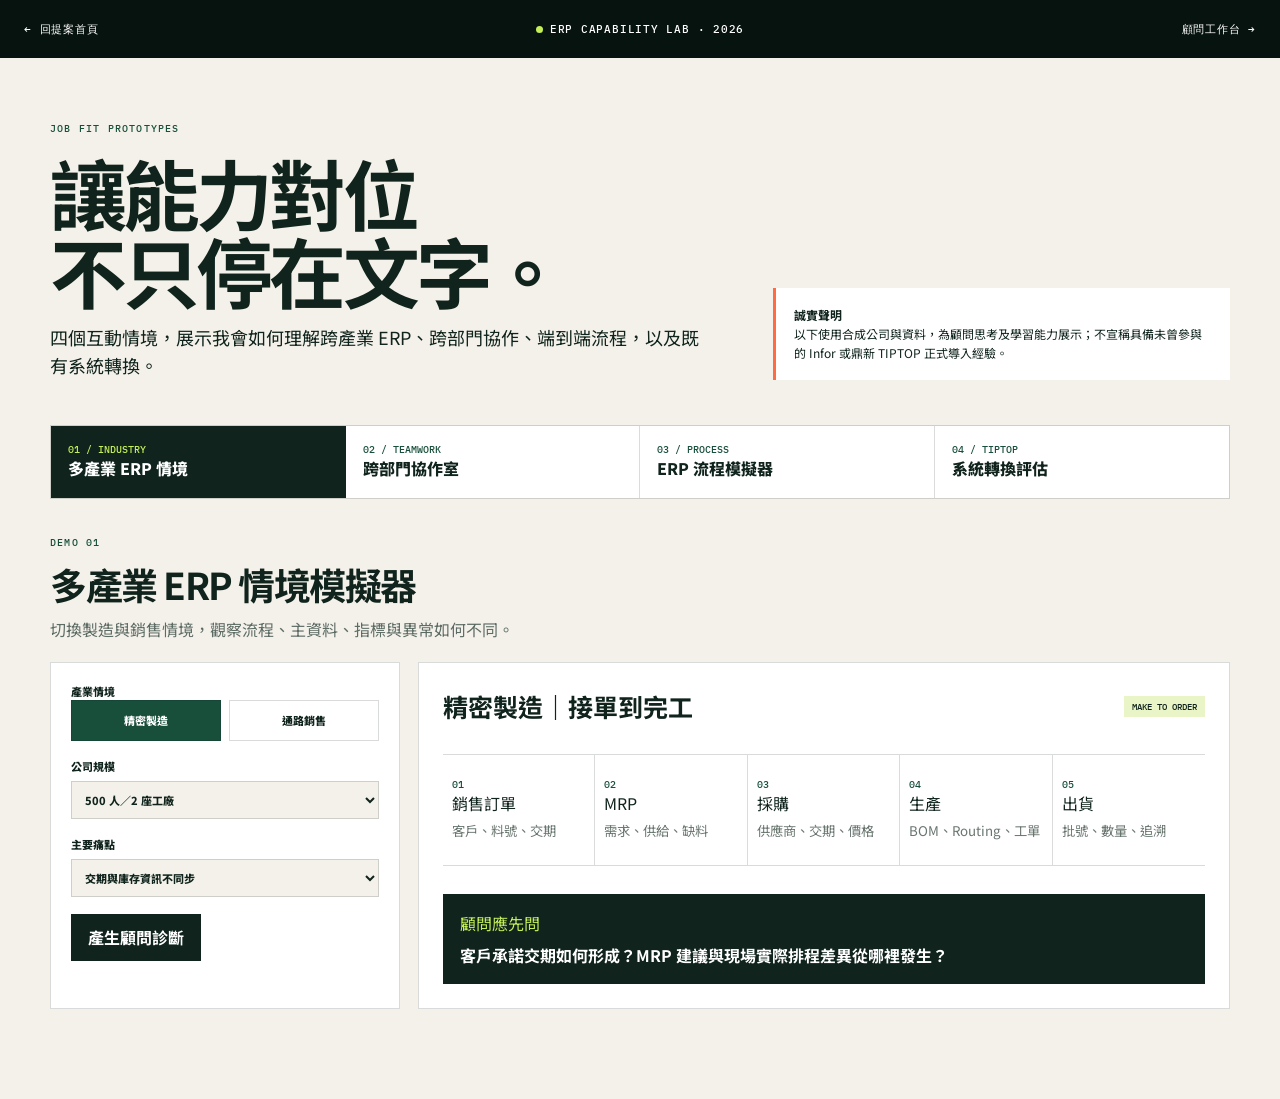
<file: fit-demos.html>
<!doctype html><html lang="zh-Hant"><head><meta charset="utf-8"><meta name="viewport" content="width=device-width,initial-scale=1"><title>ERP 能力情境室｜Jerome Kuo</title><link rel="preconnect" href="https://fonts.googleapis.com"><link rel="preconnect" href="https://fonts.gstatic.com" crossorigin><link href="https://fonts.googleapis.com/css2?family=IBM+Plex+Mono:wght@400;500&family=Noto+Sans+TC:wght@400;500;700;900&display=swap" rel="stylesheet"><style>
:root{--ink:#10241d;--deep:#07130f;--paper:#f3f1e9;--green:#184f3b;--lime:#c5ef58;--orange:#ff6b42;--blue:#316ed1;--line:rgba(16,36,29,.16)}*{box-sizing:border-box}body{margin:0;background:var(--paper);color:var(--ink);font-family:"Noto Sans TC",sans-serif;line-height:1.55}button,select,input{font:inherit;color:inherit}button{cursor:pointer}header{height:58px;padding:0 24px;background:var(--deep);color:white;display:flex;justify-content:space-between;align-items:center;font:500 11px "IBM Plex Mono";letter-spacing:.07em}header a{color:white;text-decoration:none}.dot{display:inline-block;width:7px;height:7px;border-radius:50%;background:var(--lime);margin-right:7px}main{max-width:1240px;margin:auto;padding:55px 30px 90px}.hero{display:grid;grid-template-columns:1.45fr 1fr;gap:60px;align-items:end;margin-bottom:45px}.eyebrow,.label{font:500 10px "IBM Plex Mono";letter-spacing:.12em;color:var(--green)}h1{font-size:clamp(42px,6vw,78px);line-height:1.02;letter-spacing:-.05em;margin:15px 0}.hero p{font-size:18px;margin:0}.notice{padding:18px;border-left:3px solid var(--orange);background:white;font-size:12px}.tabs{display:grid;grid-template-columns:repeat(4,1fr);border:1px solid var(--line);margin-bottom:28px}.tabs button{border:0;border-right:1px solid var(--line);background:white;padding:17px;text-align:left}.tabs button:last-child{border:0}.tabs button b{display:block;font:500 10px "IBM Plex Mono";color:var(--green)}.tabs button span{font-weight:800}.tabs button:hover,.tabs button.active{background:var(--ink);color:white}.tabs button.active b{color:var(--lime)}.panel{display:none}.panel.active{display:block}.panel-head{display:flex;justify-content:space-between;align-items:end;gap:25px;margin-bottom:20px}.panel-head h2{font-size:37px;letter-spacing:-.04em;margin:4px 0}.panel-head p{margin:0;color:#5d6b65}.primary{border:0;background:var(--ink);color:white;padding:11px 17px;font-weight:700}.primary:hover{background:var(--green)}.grid{display:grid;grid-template-columns:350px 1fr;gap:18px}.card{background:white;border:1px solid var(--line)}.card-head{padding:15px 18px;border-bottom:1px solid var(--line);display:flex;justify-content:space-between}.card-head h3{font-size:15px;margin:0}.card-head span{font:400 9px "IBM Plex Mono";color:#68766f}.controls{padding:20px}.controls label{display:block;font-size:11px;font-weight:800;margin-bottom:17px}.controls select,.controls input{width:100%;display:block;margin-top:6px;padding:9px;background:var(--paper);border:1px solid var(--line)}.industry-switch{display:grid;grid-template-columns:1fr 1fr;gap:8px}.industry-switch button{border:1px solid var(--line);background:white;padding:11px}.industry-switch button.active{background:var(--green);color:white}.scenario{padding:24px}.scenario-title{display:flex;align-items:center;justify-content:space-between}.scenario-title strong{font-size:25px}.scenario-title span{padding:5px 8px;background:#e9f5c7;font:500 9px "IBM Plex Mono"}.flow{display:grid;grid-template-columns:repeat(5,1fr);margin:28px 0;border-top:1px solid var(--line);border-bottom:1px solid var(--line)}.flow button{border:0;border-right:1px solid var(--line);background:white;padding:17px 9px;text-align:left;min-height:110px}.flow button:last-child{border:0}.flow button.active,.flow button:hover{background:#f0f7d9}.flow b{display:block;font:500 10px "IBM Plex Mono";color:var(--green)}.flow small{display:block;margin-top:5px;color:#69766f}.insight{padding:17px;background:var(--ink);color:white}.insight label{color:var(--lime)}.insight strong{display:block;margin-top:7px}.board{display:grid;grid-template-columns:repeat(3,1fr);gap:12px;padding:16px}.column{background:var(--paper);min-height:330px;padding:12px}.column>strong{font-size:12px}.ticket{background:white;border:1px solid var(--line);padding:13px;margin-top:10px}.ticket span{font:500 9px "IBM Plex Mono";color:var(--green)}.ticket b,.ticket small{display:block}.ticket small{color:#69766f;margin-top:4px}.decision{padding:20px}.decision table{width:100%;border-collapse:collapse;font-size:11px}.decision td,.decision th{text-align:left;border-bottom:1px solid var(--line);padding:11px}.decision select{padding:5px;border:1px solid var(--line)}.summary{margin:16px;padding:16px;background:#eef5d8}.summary b{display:block}.process{padding:22px}.process-map{display:grid;grid-template-columns:repeat(6,1fr);gap:7px}.process-step{position:relative;border:1px solid var(--line);background:white;padding:14px;min-height:130px}.process-step.done{background:#eef5d8}.process-step.current{border:2px solid var(--green)}.process-step b{font:500 10px "IBM Plex Mono";color:var(--green)}.process-step strong,.process-step small{display:block}.process-step small{margin-top:7px;color:#69766f}.document{padding:20px}.document ul{padding-left:18px}.document li{margin:8px 0}.mapping{padding:0 18px 18px}.map-row{display:grid;grid-template-columns:1fr 40px 1fr 120px;gap:8px;align-items:center;padding:13px 0;border-bottom:1px solid var(--line)}.map-row code{background:var(--paper);padding:7px;font-size:10px}.map-row select{padding:7px;border:1px solid var(--line)}.assessment{display:grid;grid-template-columns:repeat(3,1fr);gap:10px;margin:18px}.assessment article{padding:15px;background:var(--paper)}.assessment span,.assessment strong{display:block}.assessment span{font-size:10px}.assessment strong{font:500 26px "IBM Plex Mono"}.result{padding:18px;margin:18px;background:var(--ink);color:white}.result span{font:500 9px "IBM Plex Mono";color:var(--lime)}.result p{margin:6px 0}.toast{position:fixed;right:25px;bottom:25px;background:var(--ink);color:white;padding:14px 18px;opacity:0;transform:translateY(70px);transition:.2s}.toast.show{opacity:1;transform:none}@media(max-width:850px){.hero,.grid{grid-template-columns:1fr}.tabs{grid-template-columns:1fr 1fr}.flow,.process-map{grid-template-columns:1fr 1fr}.board{grid-template-columns:1fr}.map-row{grid-template-columns:1fr 30px 1fr}.map-row select{grid-column:3}.assessment{grid-template-columns:1fr}}@media(max-width:520px){main{padding:35px 14px}.tabs{grid-template-columns:1fr}.panel-head{display:block}.panel-head .primary{margin-top:15px}.flow,.process-map{grid-template-columns:1fr}.hero{gap:25px}header>span{display:none}}
</style></head><body><header><a href="index.html">← 回提案首頁</a><span><i class="dot"></i>ERP CAPABILITY LAB · 2026</span><a href="demos.html">顧問工作台 →</a></header><main><section class="hero"><div><span class="eyebrow">JOB FIT PROTOTYPES</span><h1>讓能力對位<br>不只停在文字。</h1><p>四個互動情境，展示我會如何理解跨產業 ERP、跨部門協作、端到端流程，以及既有系統轉換。</p></div><div class="notice"><b>誠實聲明</b><br>以下使用合成公司與資料，為顧問思考及學習能力展示；不宣稱具備未曾參與的 Infor 或鼎新 TIPTOP 正式導入經驗。</div></section><nav class="tabs"><button class="active" data-id="industry"><b>01 / INDUSTRY</b><span>多產業 ERP 情境</span></button><button data-id="workshop"><b>02 / TEAMWORK</b><span>跨部門協作室</span></button><button data-id="process"><b>03 / PROCESS</b><span>ERP 流程模擬器</span></button><button data-id="tiptop"><b>04 / TIPTOP</b><span>系統轉換評估</span></button></nav>
<section class="panel active" id="industry"><div class="panel-head"><div><span class="label">DEMO 01</span><h2>多產業 ERP 情境模擬器</h2><p>切換製造與銷售情境，觀察流程、主資料、指標與異常如何不同。</p></div></div><div class="grid"><div class="card controls"><label>產業情境<div class="industry-switch"><button type="button" class="active" data-industry="manufacturing">精密製造</button><button type="button" data-industry="sales">通路銷售</button></div></label><label>公司規模<select><option>500 人／2 座工廠</option><option>100 人／單一據點</option><option>跨國多公司別</option></select></label><label>主要痛點<select id="pain"><option>交期與庫存資訊不同步</option><option>大量人工 Excel 作業</option><option>跨部門數字口徑不同</option></select></label><button class="primary" id="analyze">產生顧問診斷</button></div><div class="card scenario"><div class="scenario-title"><strong id="industryTitle">精密製造｜接單到完工</strong><span id="industryTag">MAKE TO ORDER</span></div><div class="flow" id="industryFlow"><button><b>01</b>銷售訂單<small>客戶、料號、交期</small></button><button><b>02</b>MRP<small>需求、供給、缺料</small></button><button><b>03</b>採購<small>供應商、交期、價格</small></button><button><b>04</b>生產<small>BOM、Routing、工單</small></button><button><b>05</b>出貨<small>批號、數量、追溯</small></button></div><div class="insight"><label>顧問應先問</label><strong id="industryQuestion">客戶承諾交期如何形成？MRP 建議與現場實際排程差異從哪裡發生？</strong></div></div></div></section>
<section class="panel" id="workshop"><div class="panel-head"><div><span class="label">DEMO 02</span><h2>跨部門需求協作室</h2><p>同一個需求，不同角色有不同目標；顧問的工作是形成可執行共識。</p></div><button class="primary" id="decision">產生決策紀錄</button></div><div class="card"><div class="card-head"><h3>議題：出貨後才發現信用額度不足</h3><span>WORKSHOP · 45 MIN</span></div><div class="board"><div class="column"><strong>業務觀點</strong><div class="ticket"><span>SALES</span><b>不能阻擋急單出貨</b><small>關鍵客戶有臨時追加需求</small></div><div class="ticket"><span>GOAL</span><b>縮短接單時間</b><small>希望系統自動帶入條件</small></div></div><div class="column"><strong>財務觀點</strong><div class="ticket"><span>FINANCE</span><b>超額必須主管核准</b><small>避免應收帳款風險</small></div><div class="ticket"><span>CONTROL</span><b>保留放行紀錄</b><small>誰、何時、基於什麼原因</small></div></div><div class="column"><strong>IT／顧問整合</strong><div class="ticket"><span>OPTION A</span><b>接單時預警</b><small>不阻擋，讓業務提早處理</small></div><div class="ticket"><span>OPTION B</span><b>出貨前強制檢查</b><small>超額進入例外核准流程</small></div></div></div><div class="decision"><table><tr><th>決策項目</th><th>共識</th><th>Owner</th></tr><tr><td>接單時信用檢查</td><td><select><option>預警但可繼續</option><option>直接阻擋</option></select></td><td>Sales KU</td></tr><tr><td>出貨時信用檢查</td><td><select><option>超額需核准</option><option>只顯示警告</option></select></td><td>Finance KU</td></tr><tr><td>例外紀錄保存</td><td><select><option>原因＋核准人＋時間</option><option>只保存核准人</option></select></td><td>IT</td></tr></table><div class="summary" id="decisionSummary"><b>尚待確認</b>完成三項選擇後，產生可交付給客戶與開發人員的決策摘要。</div></div></div></section>
<section class="panel" id="process"><div class="panel-head"><div><span class="label">DEMO 03</span><h2>ERP 端到端流程模擬器</h2><p>以 Order-to-Cash 展示交易如何跨越銷售、庫存、物流、應收與總帳。</p></div><button class="primary" id="nextStep">執行下一步 →</button></div><div class="card process"><div class="process-map"><article class="process-step current"><b>01 / SALES</b><strong>建立銷售訂單</strong><small>客戶、品項、價格、交期</small></article><article class="process-step"><b>02 / CREDIT</b><strong>信用檢查</strong><small>額度、逾期、例外核准</small></article><article class="process-step"><b>03 / INVENTORY</b><strong>庫存承諾</strong><small>ATP、倉別、批號</small></article><article class="process-step"><b>04 / LOGISTICS</b><strong>揀貨與出貨</strong><small>Picking、Packing、Shipment</small></article><article class="process-step"><b>05 / AR</b><strong>開立應收</strong><small>發票、稅別、付款條件</small></article><article class="process-step"><b>06 / GL</b><strong>財務過帳</strong><small>傳票、期間、對帳</small></article></div><div class="grid" style="margin-top:18px"><div class="document"><span class="label">CURRENT TRANSACTION</span><h3 id="stepTitle">建立銷售訂單</h3><ul id="stepChecks"><li>確認客戶主檔及付款條件</li><li>檢查料號、單位與價格</li><li>輸入需求日及交貨地址</li></ul></div><div class="insight"><label>流程概念</label><strong id="processInsight">每一步都會產生狀態與資料，後續模組必須知道「什麼已完成、什麼仍待處理」。</strong></div></div></div></section>
<section class="panel" id="tiptop"><div class="panel-head"><div><span class="label">DEMO 04</span><h2>TIPTOP → Infor 概念轉換評估</h2><p>展示面對既有 ERP 時，如何從流程、資料、客製與使用者影響開始盤點。</p></div><button class="primary" id="assess">執行 Fit／Gap 評估</button></div><div class="card"><div class="card-head"><h3>轉換盤點工作表</h3><span>CONCEPT MAPPING · NOT PRODUCT SPEC</span></div><div class="mapping"><div class="map-row"><code>TIPTOP 客戶／料件主檔</code><span>→</span><code>Infor 對應主資料</code><select><option>需欄位清理</option><option>可直接轉換</option><option>需客製</option></select></div><div class="map-row"><code>TIPTOP 銷售訂單流程</code><span>→</span><code>Infor Order Flow</code><select><option>標準流程可涵蓋</option><option>需調整流程</option><option>需客製</option></select></div><div class="map-row"><code>TIPTOP 客製生產報表</code><span>→</span><code>Infor Report / Analytics</code><select><option>需重新定義口徑</option><option>可直接轉換</option><option>不再使用</option></select></div><div class="map-row"><code>TIPTOP 外部 MES 介接</code><span>→</span><code>Infor Integration</code><select><option>需重建 API</option><option>沿用介接</option><option>改用批次</option></select></div></div><div class="assessment"><article><span>標準功能適配</span><strong id="fitScore">—</strong></article><article><span>資料整備風險</span><strong id="dataRisk">—</strong></article><article><span>變革影響</span><strong id="changeRisk">—</strong></article></div><div class="result" id="assessmentResult"><span>ASSESSMENT READY</span><p>先確認流程目的與資料品質，不以舊系統畫面一比一重做新系統。</p></div></div></section>
</main><div class="toast" id="toast"></div><script>
const $=s=>document.querySelector(s),$$=s=>document.querySelectorAll(s);$$('.tabs button').forEach(b=>b.onclick=()=>{$$('.tabs button,.panel').forEach(x=>x.classList.remove('active'));b.classList.add('active');$('#'+b.dataset.id).classList.add('active')});let configs={manufacturing:{title:'精密製造｜接單到完工',tag:'MAKE TO ORDER',flow:[['銷售訂單','客戶、料號、交期'],['MRP','需求、供給、缺料'],['採購','供應商、交期、價格'],['生產','BOM、Routing、工單'],['出貨','批號、數量、追溯']],q:'客戶承諾交期如何形成？MRP 建議與現場實際排程差異從哪裡發生？'},sales:{title:'通路銷售｜訂單到收款',tag:'ORDER TO CASH',flow:[['客戶訂單','通路、價格、促銷'],['信用檢查','額度、逾期帳款'],['庫存承諾','ATP、倉別、調撥'],['出貨配送','揀貨、物流、簽收'],['應收收款','發票、折讓、對帳']],q:'促銷價格與客戶合約如何套用？缺貨、部分出貨與退貨如何反映在應收？'}};function industry(k){let c=configs[k];$('#industryTitle').textContent=c.title;$('#industryTag').textContent=c.tag;$('#industryFlow').innerHTML=c.flow.map((x,i)=>`<button><b>0${i+1}</b>${x[0]}<small>${x[1]}</small></button>`).join('');$('#industryQuestion').textContent=c.q}$$('[data-industry]').forEach(b=>b.onclick=()=>{$$('[data-industry]').forEach(x=>x.classList.remove('active'));b.classList.add('active');industry(b.dataset.industry)});function toast(t){$('#toast').textContent=t;$('#toast').classList.add('show');setTimeout(()=>$('#toast').classList.remove('show'),2000)}$('#analyze').onclick=()=>toast('已依產業情境建立流程盤點與訪談重點');$('#decision').onclick=()=>{$('#decisionSummary').innerHTML='<b>決策摘要已建立</b>接單時預警、出貨前超額需核准；系統保存原因、核准人與時間。下一步：確認金額門檻與代理核准規則。';toast('決策紀錄已更新')};let steps=[['建立銷售訂單',['確認客戶主檔及付款條件','檢查料號、單位與價格','輸入需求日及交貨地址'],'每一步都會產生狀態與資料，後續模組必須知道什麼已完成。'],['信用檢查',['讀取信用額度與未清應收','判斷是否超額或逾期','必要時進入例外核准'],'控制點要兼顧營運效率、風險與稽核證據。'],['庫存承諾',['計算可承諾數量 ATP','選擇供貨倉別與批號','不足時觸發調撥或補貨'],'庫存不是單一數字，需區分現有、預留、在途與可用。'],['揀貨與出貨',['產生揀貨清單','確認實際出貨數量','完成物流與簽收資訊'],'物流異動會影響庫存、訂單履行與後續開票。'],['開立應收',['依出貨建立發票','套用稅別與付款條件','處理折讓或退貨'],'交易口徑必須能與出貨及總帳相互核對。'],['財務過帳',['確認會計期間','產生並檢查傳票','完成應收與總帳對帳'],'流程完成不只看畫面狀態，也要確認財務結果正確。']];let current=0;$('#nextStep').onclick=()=>{current=(current+1)%steps.length;$$('.process-step').forEach((x,i)=>{x.classList.toggle('done',i<current);x.classList.toggle('current',i===current)});$('#stepTitle').textContent=steps[current][0];$('#stepChecks').innerHTML=steps[current][1].map(x=>`<li>${x}</li>`).join('');$('#processInsight').textContent=steps[current][2]};$('#assess').onclick=()=>{$('#fitScore').textContent='72%';$('#dataRisk').textContent='中';$('#changeRisk').textContent='中高';$('#assessmentResult').innerHTML='<span>RECOMMENDED APPROACH</span><p>先做主資料清理與流程 Fit／Gap；保留必要控制點，避免把歷史客製一比一搬遷。MES 介接以新 API contract 重建並設計平行驗證。</p>';toast('Fit／Gap 初評完成')};
</script></body></html>
</file>
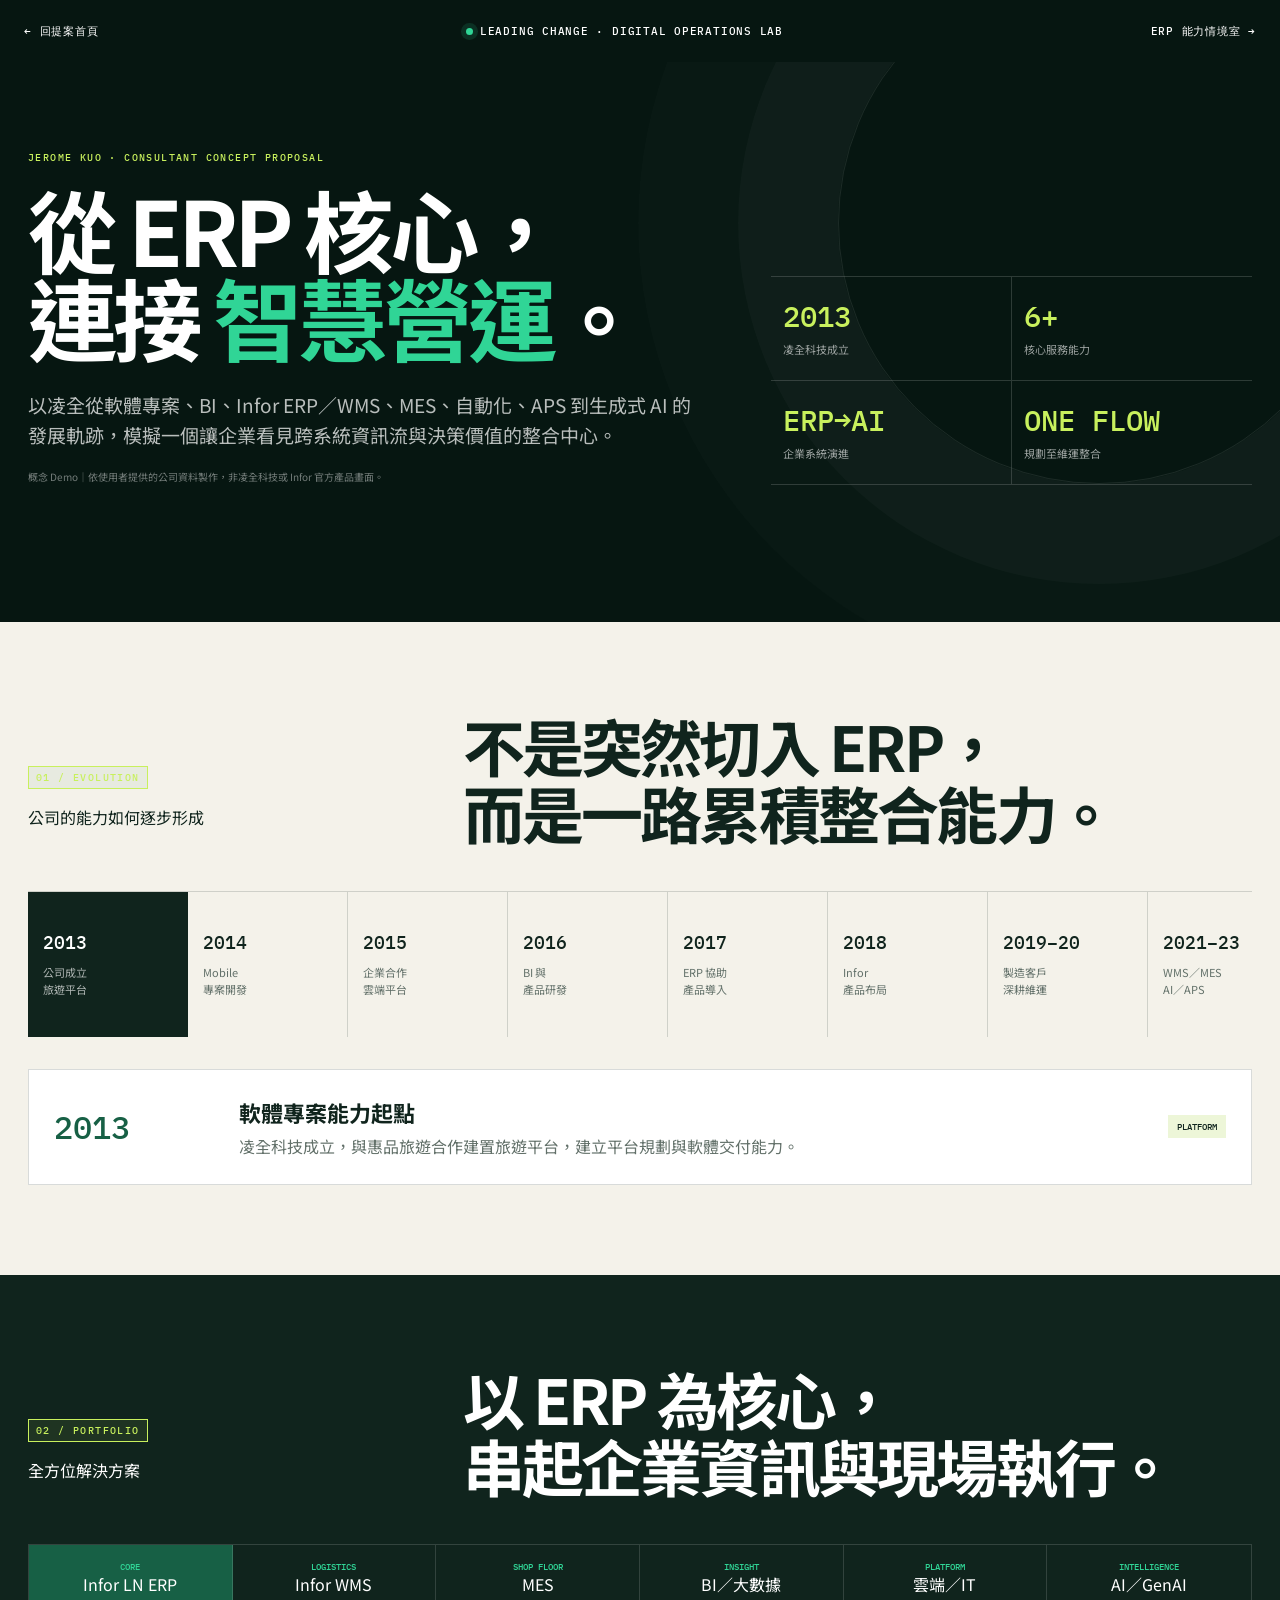
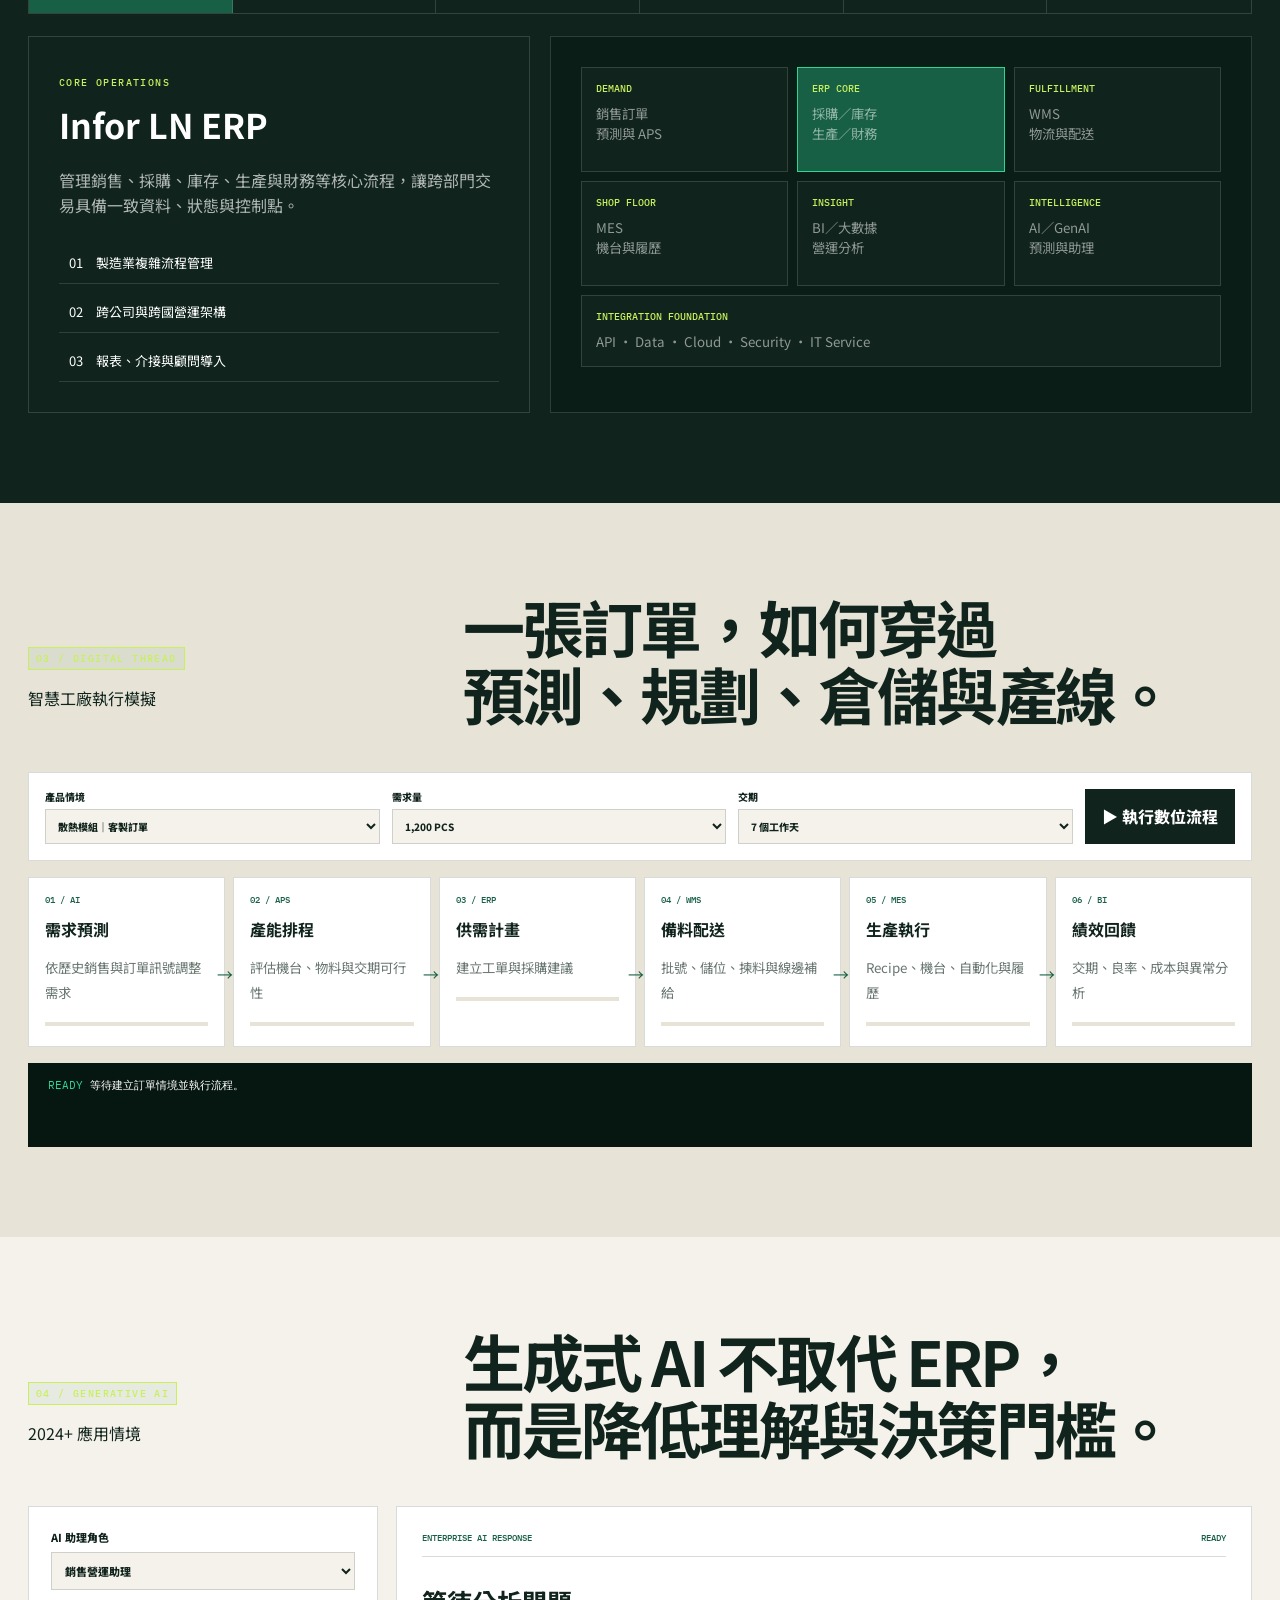
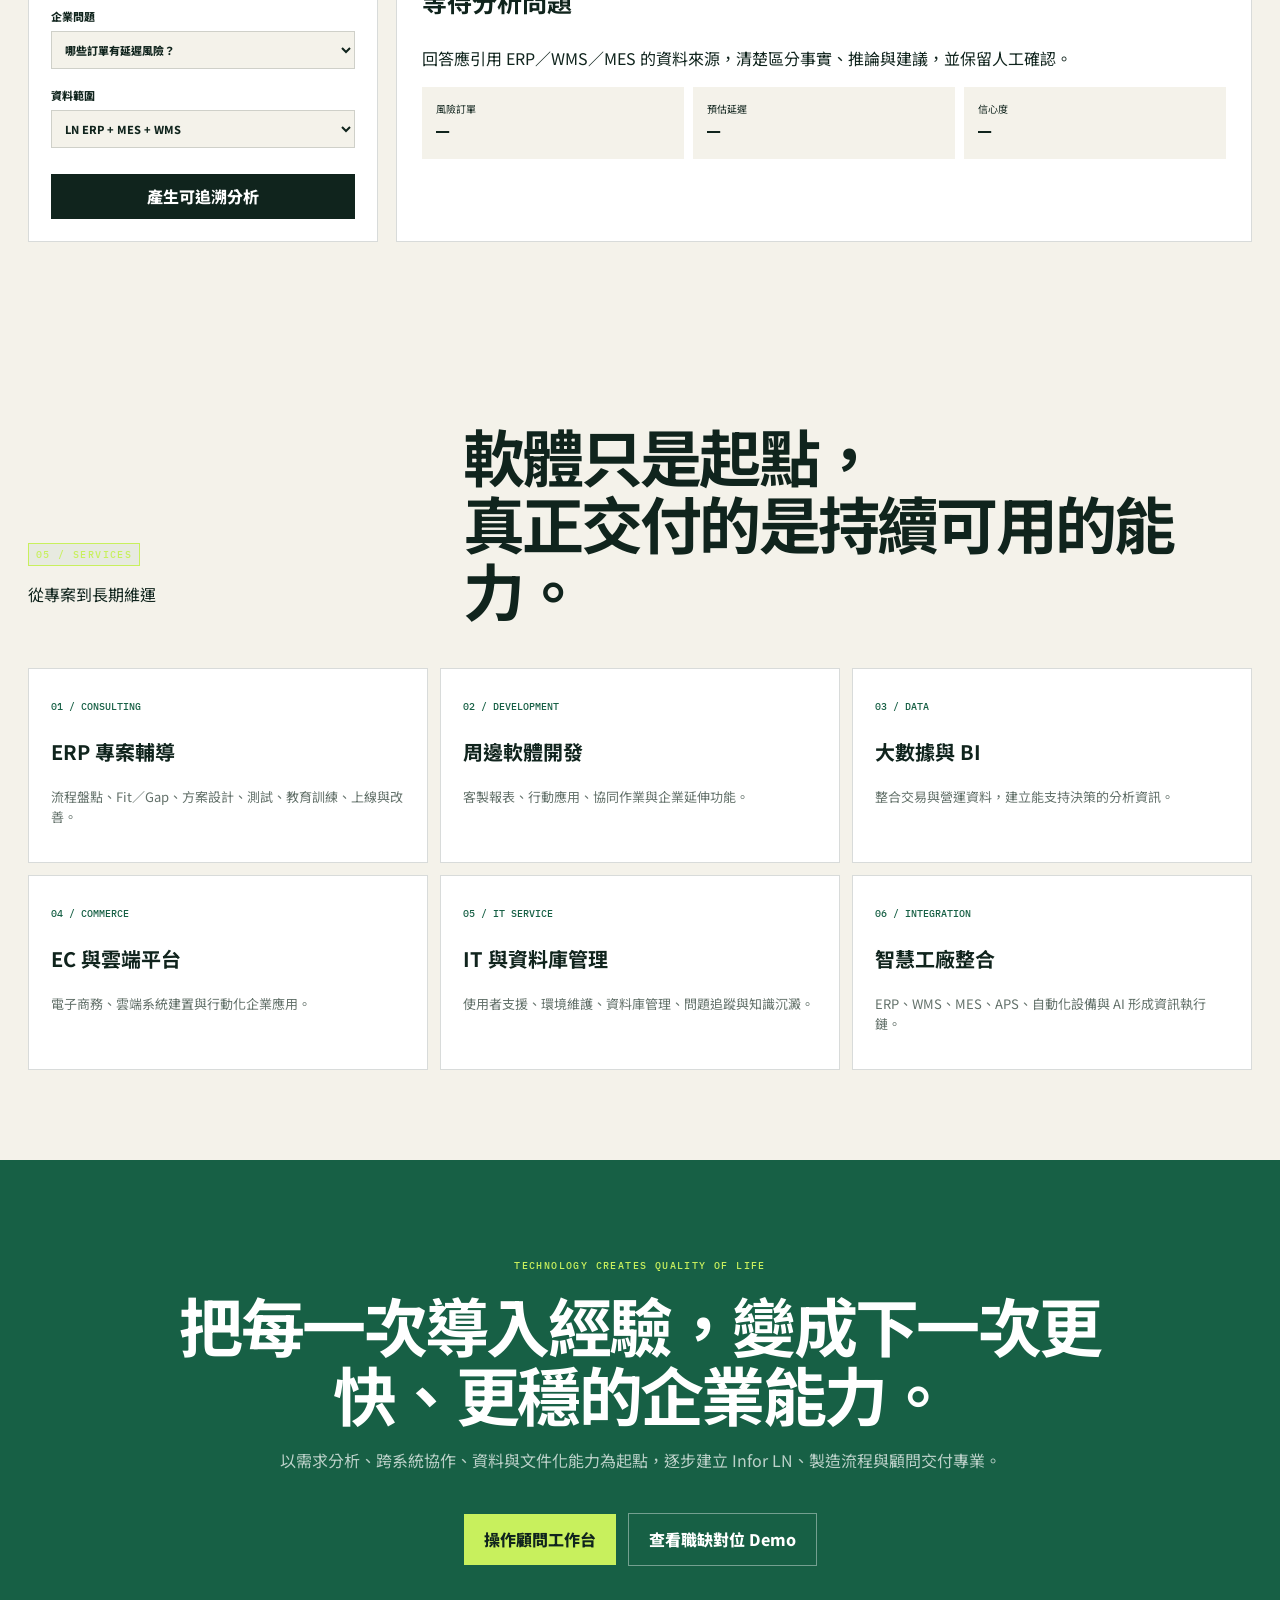
<file: transformation-demo.html>
<!doctype html><html lang="zh-Hant"><head><meta charset="utf-8"><meta name="viewport" content="width=device-width,initial-scale=1"><meta name="description" content="以凌全科技發展沿革與服務範疇設計的企業數位轉型概念 Demo。"><title>凌全數位轉型整合中心｜Jerome Kuo 概念提案</title><link rel="preconnect" href="https://fonts.googleapis.com"><link rel="preconnect" href="https://fonts.gstatic.com" crossorigin><link href="https://fonts.googleapis.com/css2?family=IBM+Plex+Mono:wght@400;500&family=Noto+Sans+TC:wght@400;500;700;800;900&display=swap" rel="stylesheet"><link rel="stylesheet" href="transformation-fixes.css"><style>
:root{--deep:#061611;--ink:#10241d;--green:#176045;--mint:#30d596;--lime:#c8f05d;--paper:#f4f2ea;--cream:#e7e4d7;--orange:#ff6d43;--line:rgba(16,36,29,.16)}*{box-sizing:border-box}html{scroll-behavior:smooth}body{margin:0;background:var(--paper);color:var(--ink);font-family:"Noto Sans TC",sans-serif;line-height:1.55}button,select{font:inherit;color:inherit}button{cursor:pointer}header{height:62px;padding:0 24px;background:var(--deep);color:white;display:flex;align-items:center;justify-content:space-between;font:500 11px "IBM Plex Mono";letter-spacing:.07em;position:sticky;top:0;z-index:20}header a{color:white;text-decoration:none}.live{display:inline-block;width:7px;height:7px;background:var(--mint);border-radius:50%;margin-right:7px;box-shadow:0 0 0 5px #30d59622}.shell{max-width:1320px;margin:auto;padding-left:28px;padding-right:28px}.hero{min-height:560px;padding:80px 0 60px;background:var(--deep);color:white;overflow:hidden;position:relative}.hero:after{content:"";position:absolute;width:520px;height:520px;border:1px solid #ffffff17;border-radius:50%;right:-80px;top:-100px;box-shadow:0 0 0 100px #ffffff06,0 0 0 200px #ffffff03}.hero-grid{position:relative;z-index:1;display:grid;grid-template-columns:1.4fr 1fr;gap:70px;align-items:end}.eyebrow,.label{font:500 10px "IBM Plex Mono";letter-spacing:.14em;color:var(--lime)}h1{font-size:clamp(48px,7vw,92px);line-height:.98;letter-spacing:-.055em;margin:18px 0 30px}.hero h1 em{color:var(--mint);font-style:normal}.hero p{font-size:19px;max-width:760px;color:#ffffffb8}.hero-stats{display:grid;grid-template-columns:1fr 1fr;border-top:1px solid #ffffff28}.hero-stats article{padding:20px 12px;border-bottom:1px solid #ffffff28}.hero-stats article:nth-child(odd){border-right:1px solid #ffffff28}.hero-stats strong{display:block;font:500 29px "IBM Plex Mono";color:var(--lime)}.hero-stats span{font-size:11px;color:#ffffff99}.disclaimer{margin-top:20px;font-size:10px;color:#ffffff70}.section{padding-top:90px;padding-bottom:90px}.section-head{display:grid;grid-template-columns:1fr 2fr;gap:40px;align-items:end;margin-bottom:45px}.section-head h2{font-size:clamp(36px,5vw,62px);line-height:1.08;letter-spacing:-.045em;margin:0}.timeline-wrap{overflow-x:auto;padding-bottom:14px}.timeline{display:grid;grid-template-columns:repeat(9,160px);min-width:1440px;border-top:1px solid var(--line)}.year{border:0;border-right:1px solid var(--line);background:transparent;text-align:left;padding:22px 15px;min-height:145px}.year b{display:block;font:500 18px "IBM Plex Mono"}.year span{display:block;font-size:11px;color:#63716a;margin-top:10px}.year:hover,.year.active{background:var(--ink);color:white}.year.active span,.year:hover span{color:#ffffffa8}.history-detail{display:grid;grid-template-columns:160px 1fr auto;gap:25px;align-items:center;background:white;border:1px solid var(--line);padding:25px;margin-top:18px}.history-detail strong{font:500 32px "IBM Plex Mono";color:var(--green)}.history-detail h3{font-size:22px;margin:0 0 5px}.history-detail p{margin:0;color:#63716a}.history-detail em{font-style:normal;padding:6px 9px;background:#edf6d8;font:500 9px "IBM Plex Mono"}.dark{background:var(--ink);color:white}.solution-tabs{display:grid;grid-template-columns:repeat(6,1fr);border:1px solid #ffffff25;margin-bottom:22px}.solution-tabs button{background:transparent;color:white;border:0;border-right:1px solid #ffffff25;padding:16px 8px}.solution-tabs button:last-child{border:0}.solution-tabs button b{display:block;font:500 9px "IBM Plex Mono";color:var(--mint)}.solution-tabs button:hover,.solution-tabs button.active{background:var(--green)}.solution-detail{display:grid;grid-template-columns:1fr 1.4fr;gap:20px}.solution-copy,.solution-canvas{border:1px solid #ffffff25;padding:30px}.solution-copy h3{font-size:34px;margin:8px 0}.solution-copy p{color:#ffffffaa}.value-list{display:grid;gap:8px;margin-top:25px}.value-list span{padding:10px;border-bottom:1px solid #ffffff22;font-size:13px}.solution-canvas{background:#0a1e17}.architecture{display:grid;grid-template-columns:repeat(3,1fr);gap:9px}.architecture div{min-height:105px;border:1px solid #ffffff24;padding:14px;background:#ffffff06}.architecture div.active{background:var(--green);border-color:var(--mint)}.architecture b,.architecture small{display:block}.architecture b{font:500 10px "IBM Plex Mono";color:var(--lime)}.architecture small{margin-top:9px;color:#ffffff88}.architecture .wide{grid-column:1/-1;min-height:auto}.factory{background:var(--cream)}.sim-controls{display:grid;grid-template-columns:1fr 1fr 1fr auto;gap:12px;padding:16px;background:white;border:1px solid var(--line);margin-bottom:16px}.sim-controls label{font-size:10px;font-weight:800}.sim-controls select{display:block;width:100%;margin-top:5px;padding:8px;border:1px solid var(--line);background:var(--paper)}.primary{border:0;background:var(--ink);color:white;padding:10px 17px;font-weight:800}.primary:hover{background:var(--green)}.digital-thread{display:grid;grid-template-columns:repeat(6,1fr);gap:8px}.thread-step{background:white;border:1px solid var(--line);padding:16px;min-height:170px;position:relative;transition:.25s}.thread-step:after{content:"→";position:absolute;right:-9px;top:50%;z-index:2;color:var(--green)}.thread-step:last-child:after{display:none}.thread-step.running{border:2px solid var(--green);transform:translateY(-5px);box-shadow:0 12px 30px #10241d16}.thread-step.done{background:#edf6d8}.thread-step b{display:block;font:500 9px "IBM Plex Mono";color:var(--green)}.thread-step strong{display:block;margin:12px 0}.thread-step small{color:#68766f}.thread-step i{display:block;height:4px;background:var(--cream);margin-top:18px}.thread-step em{display:block;width:0;height:100%;background:var(--mint);transition:.5s}.thread-step.done em{width:100%}.event-log{margin-top:16px;background:var(--deep);color:white;min-height:84px;padding:15px 20px;font:400 11px "IBM Plex Mono"}.event-log span{color:var(--mint)}.ai-grid{display:grid;grid-template-columns:350px 1fr;gap:18px}.prompt-card,.ai-output{background:white;border:1px solid var(--line)}.prompt-card{padding:22px}.prompt-card label{display:block;font-size:11px;font-weight:800;margin-bottom:18px}.prompt-card select{display:block;width:100%;margin-top:6px;padding:9px;border:1px solid var(--line);background:var(--paper)}.prompt-card button{width:100%;margin-top:8px}.ai-output{padding:25px}.ai-head{display:flex;justify-content:space-between;border-bottom:1px solid var(--line);padding-bottom:13px}.ai-head span{font:500 9px "IBM Plex Mono";color:var(--green)}.ai-answer h3{font-size:25px}.signal-grid{display:grid;grid-template-columns:repeat(3,1fr);gap:9px}.signal-grid article{background:var(--paper);padding:14px}.signal-grid span,.signal-grid strong{display:block}.signal-grid span{font-size:10px}.signal-grid strong{font:500 22px "IBM Plex Mono"}.recommendation{margin-top:15px;padding:16px;border-left:4px solid var(--orange);background:#fff3e8}.service-grid{display:grid;grid-template-columns:repeat(3,1fr);gap:12px}.service-grid article{background:white;border:1px solid var(--line);min-height:190px;padding:22px}.service-grid b{font:500 10px "IBM Plex Mono";color:var(--green)}.service-grid h3{font-size:20px}.service-grid p{font-size:13px;color:#63716a}.closing{background:var(--green);color:white;text-align:center;padding:90px 20px}.closing h2{font-size:clamp(36px,5vw,64px);line-height:1.08;letter-spacing:-.04em;margin:15px auto;max-width:950px}.closing p{max-width:800px;margin:20px auto;color:#ffffffb5}.closing a{display:inline-block;margin:20px 6px 0;padding:13px 20px;text-decoration:none;font-weight:800}.closing .cta{background:var(--lime);color:var(--ink)}.closing .ghost{border:1px solid #ffffff66;color:white}.toast{position:fixed;right:28px;bottom:28px;background:var(--deep);color:white;padding:14px 20px;opacity:0;transform:translateY(70px);transition:.25s;z-index:30}.toast.show{opacity:1;transform:none}@media(max-width:900px){.hero-grid,.section-head,.solution-detail,.ai-grid{grid-template-columns:1fr}.solution-tabs{grid-template-columns:repeat(3,1fr)}.digital-thread{grid-template-columns:repeat(3,1fr)}.thread-step:nth-child(3):after{display:none}.service-grid{grid-template-columns:1fr 1fr}.sim-controls{grid-template-columns:1fr 1fr}.history-detail{grid-template-columns:1fr}.history-detail em{justify-self:start}}@media(max-width:560px){.shell{padding-left:14px;padding-right:14px}.solution-tabs{grid-template-columns:1fr 1fr}.digital-thread,.service-grid,.signal-grid{grid-template-columns:1fr}.thread-step:after{display:none}.sim-controls{grid-template-columns:1fr}.hero-stats{grid-template-columns:1fr}.hero-stats article:nth-child(odd){border-right:0}header span{display:none}}
</style></head><body><header><a href="index.html">← 回提案首頁</a><span><i class="live"></i>LEADING CHANGE · DIGITAL OPERATIONS LAB</span><a href="fit-demos.html">ERP 能力情境室 →</a></header>
<section class="hero"><div class="shell hero-grid"><div><span class="eyebrow">JEROME KUO · CONSULTANT CONCEPT PROPOSAL</span><h1>從 ERP 核心，<br>連接 <em>智慧營運</em>。</h1><p>以凌全從軟體專案、BI、Infor ERP／WMS、MES、自動化、APS 到生成式 AI 的發展軌跡，模擬一個讓企業看見跨系統資訊流與決策價值的整合中心。</p><div class="disclaimer">概念 Demo｜依使用者提供的公司資料製作，非凌全科技或 Infor 官方產品畫面。</div></div><div class="hero-stats"><article><strong>2013</strong><span>凌全科技成立</span></article><article><strong>6+</strong><span>核心服務能力</span></article><article><strong>ERP→AI</strong><span>企業系統演進</span></article><article><strong>ONE FLOW</strong><span>規劃至維運整合</span></article></div></div></section>
<main><section class="section shell"><div class="section-head"><div><span class="label">01 / EVOLUTION</span><p>公司的能力如何逐步形成</p></div><h2>不是突然切入 ERP，<br>而是一路累積整合能力。</h2></div><div class="timeline-wrap"><div class="timeline"><button class="year active" data-key="2013"><b>2013</b><span>公司成立<br>旅遊平台</span></button><button class="year" data-key="2014"><b>2014</b><span>Mobile<br>專案開發</span></button><button class="year" data-key="2015"><b>2015</b><span>企業合作<br>雲端平台</span></button><button class="year" data-key="2016"><b>2016</b><span>BI 與<br>產品研發</span></button><button class="year" data-key="2017"><b>2017</b><span>ERP 協助<br>產品導入</span></button><button class="year" data-key="2018"><b>2018</b><span>Infor<br>產品布局</span></button><button class="year" data-key="2019"><b>2019–20</b><span>製造客戶<br>深耕維運</span></button><button class="year" data-key="2021"><b>2021–23</b><span>WMS／MES<br>AI／APS</span></button><button class="year" data-key="2024"><b>2024</b><span>生成式 AI<br>ERP／MES</span></button></div></div><div class="history-detail"><strong id="historyYear">2013</strong><div><h3 id="historyTitle">軟體專案能力起點</h3><p id="historyText">凌全科技成立，與惠品旅遊合作建置旅遊平台，建立平台規劃與軟體交付能力。</p></div><em id="historyTag">PLATFORM</em></div></section>
<section class="section dark"><div class="shell"><div class="section-head"><div><span class="label">02 / PORTFOLIO</span><p>全方位解決方案</p></div><h2>以 ERP 為核心，<br>串起企業資訊與現場執行。</h2></div><div class="solution-tabs"><button class="active" data-solution="erp"><b>CORE</b>Infor LN ERP</button><button data-solution="wms"><b>LOGISTICS</b>Infor WMS</button><button data-solution="mes"><b>SHOP FLOOR</b>MES</button><button data-solution="bi"><b>INSIGHT</b>BI／大數據</button><button data-solution="cloud"><b>PLATFORM</b>雲端／IT</button><button data-solution="ai"><b>INTELLIGENCE</b>AI／GenAI</button></div><div class="solution-detail"><div class="solution-copy"><span class="label" id="solutionLabel">CORE OPERATIONS</span><h3 id="solutionTitle">Infor LN ERP</h3><p id="solutionDesc">管理銷售、採購、庫存、生產與財務等核心流程，讓跨部門交易具備一致資料、狀態與控制點。</p><div class="value-list" id="solutionValues"><span>01　製造業複雜流程管理</span><span>02　跨公司與跨國營運架構</span><span>03　報表、介接與顧問導入</span></div></div><div class="solution-canvas"><div class="architecture"><div><b>DEMAND</b><small>銷售訂單<br>預測與 APS</small></div><div class="active"><b>ERP CORE</b><small>採購／庫存<br>生產／財務</small></div><div><b>FULFILLMENT</b><small>WMS<br>物流與配送</small></div><div><b>SHOP FLOOR</b><small>MES<br>機台與履歷</small></div><div><b>INSIGHT</b><small>BI／大數據<br>營運分析</small></div><div><b>INTELLIGENCE</b><small>AI／GenAI<br>預測與助理</small></div><div class="wide"><b>INTEGRATION FOUNDATION</b><small>API · Data · Cloud · Security · IT Service</small></div></div></div></div></div></section>
<section class="section factory"><div class="shell"><div class="section-head"><div><span class="label">03 / DIGITAL THREAD</span><p>智慧工廠執行模擬</p></div><h2>一張訂單，如何穿過<br>預測、規劃、倉儲與產線。</h2></div><div class="sim-controls"><label>產品情境<select><option>散熱模組｜客製訂單</option><option>標準零組件｜補庫生產</option></select></label><label>需求量<select><option>1,200 PCS</option><option>3,600 PCS</option></select></label><label>交期<select><option>7 個工作天</option><option>14 個工作天</option></select></label><button class="primary" id="runThread">▶ 執行數位流程</button></div><div class="digital-thread"><article class="thread-step"><b>01 / AI</b><strong>需求預測</strong><small>依歷史銷售與訂單訊號調整需求</small><i><em></em></i></article><article class="thread-step"><b>02 / APS</b><strong>產能排程</strong><small>評估機台、物料與交期可行性</small><i><em></em></i></article><article class="thread-step"><b>03 / ERP</b><strong>供需計畫</strong><small>建立工單與採購建議</small><i><em></em></i></article><article class="thread-step"><b>04 / WMS</b><strong>備料配送</strong><small>批號、儲位、揀料與線邊補給</small><i><em></em></i></article><article class="thread-step"><b>05 / MES</b><strong>生產執行</strong><small>Recipe、機台、自動化與履歷</small><i><em></em></i></article><article class="thread-step"><b>06 / BI</b><strong>績效回饋</strong><small>交期、良率、成本與異常分析</small><i><em></em></i></article></div><div class="event-log" id="eventLog"><span>READY</span> 等待建立訂單情境並執行流程。</div></div></section>
<section class="section shell"><div class="section-head"><div><span class="label">04 / GENERATIVE AI</span><p>2024+ 應用情境</p></div><h2>生成式 AI 不取代 ERP，<br>而是降低理解與決策門檻。</h2></div><div class="ai-grid"><form class="prompt-card" onsubmit="return false"><label>AI 助理角色<select id="aiRole"><option>銷售營運助理</option><option>生產異常助理</option><option>ERP 顧問 Copilot</option></select></label><label>企業問題<select id="aiQuestion"><option>哪些訂單有延遲風險？</option><option>昨日良率下降的可能原因？</option><option>本週有哪些介接異常？</option></select></label><label>資料範圍<select><option>LN ERP + MES + WMS</option><option>僅 LN ERP</option></select></label><button class="primary" id="askAi">產生可追溯分析</button></form><div class="ai-output"><div class="ai-head"><span>ENTERPRISE AI RESPONSE</span><span id="aiStatus">READY</span></div><div class="ai-answer" id="aiAnswer"><h3>等待分析問題</h3><p>回答應引用 ERP／WMS／MES 的資料來源，清楚區分事實、推論與建議，並保留人工確認。</p><div class="signal-grid"><article><span>風險訂單</span><strong>—</strong></article><article><span>預估延遲</span><strong>—</strong></article><article><span>信心度</span><strong>—</strong></article></div></div></div></div></section>
<section class="section shell"><div class="section-head"><div><span class="label">05 / SERVICES</span><p>從專案到長期維運</p></div><h2>軟體只是起點，<br>真正交付的是持續可用的能力。</h2></div><div class="service-grid"><article><b>01 / CONSULTING</b><h3>ERP 專案輔導</h3><p>流程盤點、Fit／Gap、方案設計、測試、教育訓練、上線與改善。</p></article><article><b>02 / DEVELOPMENT</b><h3>周邊軟體開發</h3><p>客製報表、行動應用、協同作業與企業延伸功能。</p></article><article><b>03 / DATA</b><h3>大數據與 BI</h3><p>整合交易與營運資料，建立能支持決策的分析資訊。</p></article><article><b>04 / COMMERCE</b><h3>EC 與雲端平台</h3><p>電子商務、雲端系統建置與行動化企業應用。</p></article><article><b>05 / IT SERVICE</b><h3>IT 與資料庫管理</h3><p>使用者支援、環境維護、資料庫管理、問題追蹤與知識沉澱。</p></article><article><b>06 / INTEGRATION</b><h3>智慧工廠整合</h3><p>ERP、WMS、MES、APS、自動化設備與 AI 形成資訊執行鏈。</p></article></div></section></main>
<section class="closing"><span class="eyebrow">TECHNOLOGY CREATES QUALITY OF LIFE</span><h2>把每一次導入經驗，變成下一次更快、更穩的企業能力。</h2><p>以需求分析、跨系統協作、資料與文件化能力為起點，逐步建立 Infor LN、製造流程與顧問交付專業。</p><a class="cta" href="demos.html">操作顧問工作台</a><a class="ghost" href="fit-demos.html">查看職缺對位 Demo</a></section><div class="toast" id="toast"></div><script>
const $=s=>document.querySelector(s),$$=s=>document.querySelectorAll(s);let history={2013:['軟體專案能力起點','凌全科技成立，與惠品旅遊合作建置旅遊平台，建立平台規劃與軟體交付能力。','PLATFORM'],2014:['Mobile 與多元專案','與圖現科技、乙梵設計及關貿網路合作，累積跨客戶軟體開發與研究案經驗。','MOBILE'],2015:['企業專案與雲端平台','參與日立亞細亞、第一三共、關貿網路等合作，雲端旅遊平台正式上線。','CLOUD'],2016:['BI 與產品研發','投入 EDM 產品設計開發及金色三麥商業智慧案，能力延伸到資料應用。','BI'],2017:['進入 ERP 導入現場','完成 EDM 上線、BI 維護，並協助喬暘電子與台中精機 ERP 工作。','ERP'],2018:['Infor 產品布局','推進富甲工業 ERP 導入及多家企業 ERP／BI 維護，深化 Infor 能力。','INFOR'],2019:['深耕製造與企業客戶','服務家電、自動化、電子、文具、製藥、油墨與餐飲等客戶。','CUSTOMER SUCCESS'],2021:['從 ERP 走向智慧工廠','2021–2023 推進跨國 WMS、MES、自動產線、AI 預測、Recipe、LN 10.8 與 APS。','INDUSTRY 4.0'],2024:['生成式 AI 進入企業系統','將生成式 AI 引入 ERP LN／MES，探索自然語言查詢、分析與決策協作。','GEN AI']};$$('.year').forEach(b=>b.onclick=()=>{$$('.year').forEach(x=>x.classList.remove('active'));b.classList.add('active');let d=history[b.dataset.key];$('#historyYear').textContent=b.dataset.key==='2019'?'2019–20':b.dataset.key==='2021'?'2021–23':b.dataset.key;$('#historyTitle').textContent=d[0];$('#historyText').textContent=d[1];$('#historyTag').textContent=d[2]});let solutions={erp:['CORE OPERATIONS','Infor LN ERP','管理銷售、採購、庫存、生產與財務等核心流程，讓跨部門交易具備一致資料、狀態與控制點。',['製造業複雜流程管理','跨公司與跨國營運架構','報表、介接與顧問導入']],wms:['LOGISTICS EXECUTION','Infor WMS','將入庫、上架、補貨、揀貨、盤點與出貨變成即時、可追蹤的倉儲流程。',['多倉與儲位策略','任務與人員管理','ERP／設備整合']],mes:['SHOP FLOOR CONTROL','自主 MES','連接工單、機台、Recipe、品質與生產履歷，讓現場狀態回到企業決策。',['生產資訊透明化','批號與製程追溯','自動產線整合']],bi:['DATA TO DECISION','BI／大數據','整合跨系統資料並建立一致指標，發現趨勢、風險與改善機會。',['營運 Dashboard','銷售預測分析','跨系統資料口徑']],cloud:['MOBILE ENTERPRISE','雲端／IT 服務','以雲端、網站、協同作業、行動應用及資料庫管理支撐企業運作。',['雲端平台建置','行動化協同作業','IT 與資料庫管理']],ai:['AUGMENTED OPERATIONS','AI／生成式 AI','在 ERP 與 MES 的可信資料上加入預測、異常分析與自然語言協作。',['銷售預測','Recipe 智慧調控','ERP／MES AI 助理']]};$$('[data-solution]').forEach(b=>b.onclick=()=>{$$('[data-solution]').forEach(x=>x.classList.remove('active'));b.classList.add('active');let d=solutions[b.dataset.solution];$('#solutionLabel').textContent=d[0];$('#solutionTitle').textContent=d[1];$('#solutionDesc').textContent=d[2];$('#solutionValues').innerHTML=d[3].map((x,i)=>`<span>0${i+1}　${x}</span>`).join('')});function toast(t){$('#toast').textContent=t;$('#toast').classList.add('show');setTimeout(()=>$('#toast').classList.remove('show'),2200)}let running=false;$('#runThread').onclick=async()=>{if(running)return;running=true;let steps=$$('.thread-step');steps.forEach(x=>x.classList.remove('done','running'));for(let i=0;i<steps.length;i++){steps[i].classList.add('running');$('#eventLog').innerHTML=`<span>STEP 0${i+1}</span> ${steps[i].querySelector('strong').textContent}：正在交換與驗證資料…`;await new Promise(r=>setTimeout(r,450));steps[i].classList.remove('running');steps[i].classList.add('done')}$('#eventLog').innerHTML='<span>COMPLETED</span> 交期可承諾，物料齊套率 96%，需加急 1 項關鍵料件。';toast('跨系統流程模擬完成');running=false};$('#askAi').onclick=()=>{let q=$('#aiQuestion').value,s=$('#aiStatus');s.textContent='ANALYZING';$('#aiAnswer').innerHTML='<h3>正在跨系統核對資料…</h3><p>查詢 LN 訂單、WMS 庫存與 MES 生產進度。</p>';setTimeout(()=>{s.textContent='GROUNDED';let a={'哪些訂單有延遲風險？':['3 張訂單需要優先處理','3','1–2 天','87%','主要風險來自關鍵料件到貨延遲與產線換線時間。建議採購確認 ETA，APS 重排後由業務確認交期。'],'昨日良率下降的可能原因？':['產線 B 良率下降 3.8%','2 批','3.8%','82%','兩批產品在 Recipe 版本切換後不良率升高；需由製程工程師核對，不應由 AI 自動修改 Recipe。'],'本週有哪些介接異常？':['發現 4 筆待處理事件','4','28 min','94%','3 筆 MES 回報重試成功；1 筆因缺少批號仍在錯誤佇列，補正後應使用原 request ID 重送。']}[q];$('#aiAnswer').innerHTML=`<h3>${a[0]}</h3><p>資料來源：LN ERP／WMS／MES 合成事件。</p><div class="signal-grid"><article><span>關鍵事件</span><strong>${a[1]}</strong></article><article><span>影響</span><strong>${a[2]}</strong></article><article><span>信心度</span><strong>${a[3]}</strong></article></div><div class="recommendation"><b>建議與人工確認</b><br>${a[4]}</div>`},650)};
</script></body></html>
</file>
<file: styles.css>
:root{--ink:#10241d;--paper:#f3f1e9;--cream:#e7e3d6;--green:#184f3b;--lime:#c5ef58;--orange:#ff6b42;--line:rgba(16,36,29,.18);--white:#fff;--max:1180px}*{box-sizing:border-box}html{scroll-behavior:smooth}body{margin:0;background:var(--paper);color:var(--ink);font-family:"Noto Sans TC",sans-serif;line-height:1.65}a{color:inherit}.container{width:min(var(--max),calc(100% - 48px));margin:auto}.section{padding:120px 0}.progress{position:fixed;top:0;left:0;right:0;height:3px;z-index:100;background:transparent}.progress span{display:block;width:0;height:100%;background:var(--lime)}.nav-wrap{position:sticky;top:0;z-index:90;background:rgba(243,241,233,.9);backdrop-filter:blur(16px);border-bottom:1px solid var(--line)}.nav{height:72px;display:flex;align-items:center;justify-content:space-between}.brand{font:500 14px "IBM Plex Mono",monospace;text-decoration:none;letter-spacing:.08em}.brand span{display:inline-grid;place-items:center;width:32px;height:32px;margin-right:8px;background:var(--ink);color:var(--lime);border-radius:50%}.nav-links{display:flex;gap:28px}.nav-links a{font-size:14px;text-decoration:none}.nav-links a:hover{color:var(--green)}.menu-button{display:none;background:transparent;border:1px solid var(--line);padding:8px 12px}.hero{min-height:calc(100vh - 72px);display:flex;flex-direction:column;justify-content:center}.eyebrow,.section-no{font:500 12px "IBM Plex Mono",monospace;letter-spacing:.12em;text-transform:uppercase}.live-dot{display:inline-block;width:7px;height:7px;margin-right:8px;background:var(--orange);border-radius:50%;box-shadow:0 0 0 5px rgba(255,107,66,.12)}h1{font-size:clamp(48px,7.1vw,96px);line-height:1.04;letter-spacing:-.05em;margin:30px 0 50px;max-width:1100px}h1 em{font-style:normal;color:var(--green)}.hero-bottom{display:grid;grid-template-columns:1.35fr 1fr;gap:80px;align-items:end}.lead{font-size:20px;max-width:680px;margin:0}.hero-actions{display:flex;gap:12px;justify-content:flex-end}.button{display:inline-flex;align-items:center;justify-content:center;gap:24px;min-height:52px;padding:0 22px;border:1px solid var(--ink);font-weight:700;text-decoration:none;transition:.2s}.button:hover{transform:translateY(-2px)}.button.primary{background:var(--ink);color:var(--white)}.button.primary:hover{background:var(--green)}.button.secondary{background:transparent}.hero-stats{display:grid;grid-template-columns:repeat(3,1fr);margin-top:70px;border-top:1px solid var(--line);border-bottom:1px solid var(--line)}.hero-stats div{padding:24px 22px;border-right:1px solid var(--line)}.hero-stats div:first-child{padding-left:0}.hero-stats div:last-child{border:0}.hero-stats strong,.hero-stats span{display:block}.hero-stats strong{font-size:18px}.hero-stats span{font-size:13px;opacity:.68;margin-top:5px}.statement{background:var(--cream)}.statement-grid{display:grid;grid-template-columns:1fr 3fr;gap:60px}.kicker{font-size:14px;font-weight:800;color:var(--green);margin:0 0 18px}.statement h2,.section-head h2,.roadmap h2,.closing h2{font-size:clamp(34px,4.5vw,62px);line-height:1.14;letter-spacing:-.04em;margin:0}.body-large{font-size:20px;max-width:780px;margin:36px 0 18px}.text-link{font-size:13px}.section-head{display:grid;grid-template-columns:1fr 2fr;gap:60px;margin-bottom:70px;align-items:end}.section-head>div p:last-child{margin-bottom:0}.fit-list{border-top:1px solid var(--line)}.fit-row{display:grid;grid-template-columns:70px 1.5fr 1fr;gap:30px;padding:35px 0;border-bottom:1px solid var(--line);align-items:start}.fit-index{font:500 12px "IBM Plex Mono",monospace;color:var(--green)}h3{font-size:25px;line-height:1.25;margin:0 0 10px}.fit-row p,.evidence{margin:0}.evidence{font-size:14px;padding-left:24px;border-left:2px solid var(--lime)}.evidence span{display:block;font:500 11px "IBM Plex Mono",monospace;letter-spacing:.1em;color:var(--green);margin-bottom:6px}.method{background:var(--ink);color:var(--white)}.section-head.light .kicker{color:var(--lime)}.section-head.light .section-no{opacity:.55}.method-steps{display:grid;grid-template-columns:repeat(5,1fr);border-top:1px solid rgba(255,255,255,.25);border-bottom:1px solid rgba(255,255,255,.25)}.method-step{padding:35px 18px;min-height:280px;border-right:1px solid rgba(255,255,255,.18);cursor:pointer;transition:.25s;outline:none}.method-step:last-child{border:0}.method-step b{font:500 52px "IBM Plex Mono",monospace;color:var(--lime)}.method-step h3{font:500 16px "IBM Plex Mono",monospace;margin-top:38px}.method-step p{font-size:17px;font-weight:700;margin:4px 0}.method-step small{display:block;opacity:0;transform:translateY(8px);transition:.25s}.method-step:hover,.method-step.active,.method-step:focus{background:var(--green)}.method-step:hover small,.method-step.active small,.method-step:focus small{opacity:.75;transform:none}.method-note{font-size:13px;opacity:.55;margin:18px 0 0}.scenario-grid{display:grid;grid-template-columns:repeat(3,1fr);gap:18px}.scenario{min-height:390px;padding:30px;border:1px solid var(--line);display:flex;flex-direction:column;transition:.25s}.scenario:hover{transform:translateY(-5px);border-color:var(--green)}.scenario>span{font:500 11px "IBM Plex Mono",monospace;color:var(--green);letter-spacing:.1em}.scenario h3{font-size:30px;margin-top:55px}.scenario p{font-size:16px}.scenario strong{margin-top:auto;padding-top:40px;color:var(--green)}.roadmap{background:var(--lime)}.roadmap-grid{display:grid;grid-template-columns:1fr 1.35fr;gap:100px}.roadmap-intro>p:last-child{max-width:460px;margin-top:32px}.timeline{border-top:1px solid rgba(16,36,29,.3)}.timeline-item{display:grid;grid-template-columns:120px 1fr;gap:30px;padding:32px 0;border-bottom:1px solid rgba(16,36,29,.3)}.day{font:500 28px "IBM Plex Mono",monospace}.day small{display:block;font-size:10px;letter-spacing:.1em}.timeline-item p{margin:0 0 15px}.timeline-item span{font-size:13px;font-weight:700}.work-list{border-top:1px solid var(--line)}.work-item{display:grid;grid-template-columns:80px 1fr auto;gap:25px;align-items:center;padding:30px 0;border-bottom:1px solid var(--line);text-decoration:none;transition:.2s}.work-item:hover{padding-left:16px;background:rgba(255,255,255,.36)}.work-item>span{font:500 12px "IBM Plex Mono",monospace}.work-item h3{margin:0}.work-item p{margin:5px 0 0;font-size:14px}.work-item b{font-size:13px}.deploy-note{font-size:12px;opacity:.55}.closing{background:var(--green);color:var(--white);text-align:center}.closing .container{max-width:920px}.closing .eyebrow{color:var(--lime)}.closing h2{margin:24px 0}.closing p:not(.eyebrow){font-size:19px;opacity:.8}.closing-actions{display:flex;justify-content:center;gap:12px;margin-top:40px}.closing .primary{background:var(--lime);color:var(--ink);border-color:var(--lime)}.button.ghost{color:var(--white);border-color:rgba(255,255,255,.45)}footer{background:#07130f;color:rgba(255,255,255,.55);padding:25px 0;font:400 11px "IBM Plex Mono",monospace}footer .container{display:flex;justify-content:space-between}.reveal{opacity:0;transform:translateY(18px);transition:opacity .6s,transform .6s}.reveal.visible{opacity:1;transform:none}@media(max-width:800px){.container{width:min(100% - 28px,var(--max))}.section{padding:80px 0}.menu-button{display:block}.nav-links{display:none;position:absolute;top:72px;left:0;right:0;padding:20px;background:var(--paper);border-bottom:1px solid var(--line);flex-direction:column}.nav-links.open{display:flex}.hero{min-height:auto;padding-top:95px;padding-bottom:70px}h1{font-size:46px}.hero-bottom,.statement-grid,.section-head,.roadmap-grid{grid-template-columns:1fr;gap:32px}.hero-actions{justify-content:flex-start;flex-wrap:wrap}.hero-stats{grid-template-columns:1fr}.hero-stats div,.hero-stats div:first-child{padding:17px 0;border-right:0;border-bottom:1px solid var(--line)}.hero-stats div:last-child{border-bottom:0}.statement-grid>.section-no{display:none}.fit-row{grid-template-columns:35px 1fr}.fit-row .evidence{grid-column:2}.method-steps{grid-template-columns:1fr}.method-step{min-height:auto;border-right:0;border-bottom:1px solid rgba(255,255,255,.18);display:grid;grid-template-columns:55px 1fr;column-gap:12px;padding:22px 5px}.method-step b{grid-row:1/4;font-size:38px}.method-step h3{margin:2px 0}.method-step small{opacity:.7;transform:none}.scenario-grid{grid-template-columns:1fr}.scenario{min-height:320px}.roadmap-grid{gap:60px}.work-item{grid-template-columns:42px 1fr}.work-item b{grid-column:2}.closing-actions{flex-direction:column}footer .container{gap:12px;flex-direction:column}.section-head{margin-bottom:45px}}
.nav-links .demo-nav{font-weight:800;color:var(--green)}.work-item.featured{background:var(--ink);color:var(--white);padding-left:20px;padding-right:20px}.work-item.featured:hover{background:var(--green)}@media(prefers-reduced-motion:reduce){html{scroll-behavior:auto}.reveal{opacity:1;transform:none;transition:none}.button,.scenario,.work-item{transition:none}}
</file>
<file: transformation-fixes.css>
/* Keep section labels readable on both light and dark surfaces. */
.eyebrow,
.label {
  color: var(--green);
  font-weight: 600;
}

.hero .eyebrow,
.dark .label,
.closing .eyebrow {
  color: var(--lime);
}

.section-head .label {
  display: inline-block;
  padding: 4px 7px;
  border: 1px solid currentColor;
  background: rgba(23, 96, 69, 0.06);
}

.dark .section-head .label {
  background: rgba(200, 240, 93, 0.08);
}
</file>
